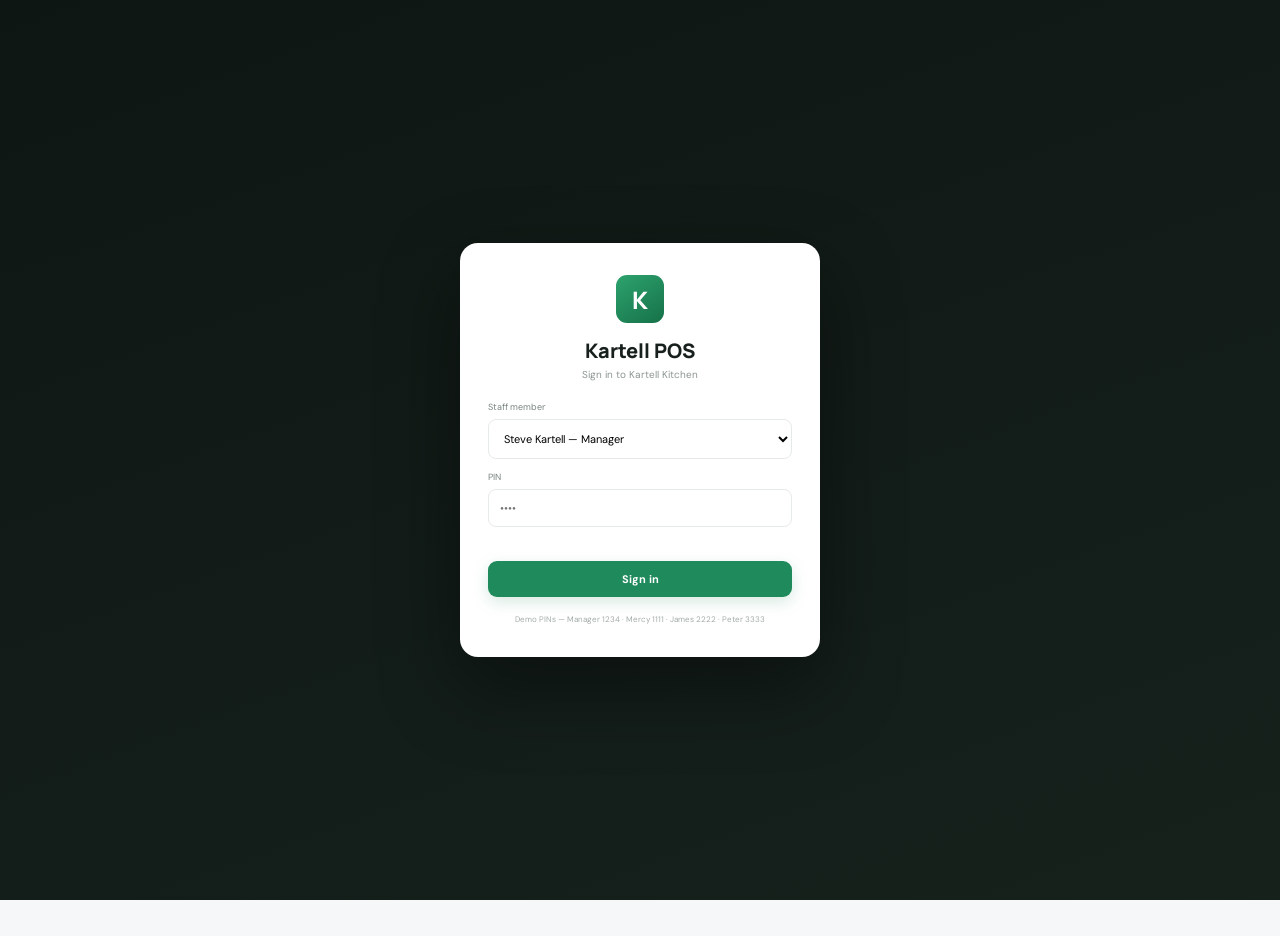
<file: index.html>
<!DOCTYPE html>
<html lang="en">
<head>
<meta charset="UTF-8">
<meta name="viewport" content="width=device-width, initial-scale=1.0">
<title>Kartell POS — Restaurant Point of Sale</title>
<link rel="preconnect" href="https://fonts.googleapis.com">
<link rel="preconnect" href="https://fonts.gstatic.com" crossorigin>
<link href="https://fonts.googleapis.com/css2?family=DM+Sans:wght@400;500;600;700&family=Manrope:wght@600;700;800&display=swap" rel="stylesheet">
<link rel="stylesheet" href="style.css">
</head>
<body>

<div id="loginScreen" class="login-screen">
  <div class="login-box">
    <div class="brand-mark login-mark">K</div>
    <h1>Kartell POS</h1>
    <p>Sign in to Kartell Kitchen</p>
    <label>Staff member
      <select id="loginUser">
        <option value="Steve|Manager|1234">Steve Kartell — Manager</option>
        <option value="Mercy|Waiter|1111">Mercy — Waiter</option>
        <option value="James|Waiter|2222">James — Waiter</option>
        <option value="Peter|Cashier|3333">Peter — Cashier</option>
      </select>
    </label>
    <label>PIN
      <input id="loginPin" type="password" inputmode="numeric" maxlength="4" placeholder="••••">
    </label>
    <div id="loginError" class="login-error"></div>
    <button class="primary login-btn" onclick="attemptLogin()">Sign in</button>
    <small class="login-hint">Demo PINs — Manager 1234 · Mercy 1111 · James 2222 · Peter 3333</small>
  </div>
</div>

<div class="app">
  <aside class="sidebar">
    <div class="brand">
      <div class="brand-mark">K</div>
      <div><strong>KARTELL</strong><span>RESTAURANT POS</span></div>
    </div>

    <div class="restaurant">
      <div class="restaurant-icon">🍽</div>
      <div><small>ACTIVE RESTAURANT</small><b id="sidebarRestaurantName">Kartell Kitchen</b></div>
      <span class="online-dot"></span>
    </div>

    <nav>
      <p class="nav-label">WORKSPACE</p>
      <button class="nav-item active" data-page="dashboard"><span>▦</span> Dashboard</button>
      <button class="nav-item" data-page="tables"><span>⌘</span> Tables</button>
      <button class="nav-item" data-page="orders"><span>☷</span> Orders</button>
      <button class="nav-item" data-page="menu"><span>◈</span> Menu</button>
      <button class="nav-item" data-page="kitchen"><span>♨</span> Kitchen</button>
      <p class="nav-label">BUSINESS</p>
      <button class="nav-item" data-page="payments"><span>₵</span> Payments</button>
      <button class="nav-item" data-page="reports"><span>▥</span> Reports</button>
      <button class="nav-item" data-page="settings"><span>⚙</span> Settings</button>
    </nav>

    <div class="sidebar-bottom">
      <div class="user-card">
        <div class="avatar" id="sidebarAvatar">SK</div>
        <div><b id="sidebarUserName">Steve Kartell</b><small id="sidebarUserRole">Manager</small></div>
        <button title="Sign out" onclick="logout()">⎋</button>
      </div>
      <div class="offline" id="offlineIndicator"><span></span> Offline-first mode</div>
    </div>
  </aside>

  <main class="main">
    <header class="topbar">
      <div class="mobile-brand">KARTELL</div>
      <div class="search"><span>⌕</span><input id="search" placeholder="Search orders, tables, menu..."></div>
      <div class="top-actions">
        <button class="icon-btn">◔</button>
        <button class="icon-btn notification">♢<i></i></button>
        <div class="date" id="topDate">Sunday, 23 Aug 2026</div>
      </div>
    </header>

    <section id="dashboard" class="page active-page">
      <div class="page-heading">
        <div><span class="eyebrow">OVERVIEW</span><h1 id="dashGreeting">Good evening, Steve <span>👋</span></h1><p>Here’s what is happening at <span id="dashRestaurantName">Kartell Kitchen</span> today.</p></div>
        <button class="primary" onclick="openNewOrderPicker()">＋ New Order</button>
      </div>

      <div class="stats">
        <div class="stat-card"><div class="stat-icon green">KSh</div><div><span>Today's Sales</span><strong id="statSales">KSh 0</strong><em class="up" id="statSalesTrend">—</em></div><div class="spark"></div></div>
        <div class="stat-card"><div class="stat-icon blue">↗</div><div><span>Orders Today</span><strong id="statOrders">0</strong><em class="up" id="statOrdersTrend">—</em></div><div class="mini-bars"></div></div>
        <div class="stat-card"><div class="stat-icon orange">⌂</div><div><span>Tables Occupied</span><strong id="statTables">0 <small>/ 20</small></strong><em id="statOccupancyPct">0% occupancy</em></div><div class="occupancy"><i id="occupancyBar" style="width:0%"></i></div></div>
        <div class="stat-card"><div class="stat-icon purple">₵</div><div><span>Pending Payments</span><strong id="statPending">KSh 0</strong><em class="warn" id="statPendingCount">0 bills pending</em></div></div>
      </div>

      <div class="content-grid">
        <div class="panel floor-panel">
          <div class="panel-head"><div><h2>Restaurant Floor</h2><p>20 tables · Main Dining</p></div><button class="ghost" onclick="showPage('tables')">View floor plan →</button></div>
          <div class="legend"><span><i class="free"></i> Available</span><span><i class="busy"></i> Occupied</span><span><i class="bill"></i> Bill requested</span></div>
          <div class="floor" id="dashFloor"></div>
        </div>

        <div class="panel activity-panel">
          <div class="panel-head"><div><h2>Live Activity</h2><p>Updated just now</p></div><span class="live">● LIVE</span></div>
          <div class="activity" id="activityFeed"></div>
        </div>
      </div>

      <div class="bottom-grid">
        <div class="panel">
          <div class="panel-head"><div><h2>Recent Orders</h2><p>Today's latest transactions</p></div><button class="ghost" onclick="showPage('orders')">View all →</button></div>
          <div class="table-wrap"><table><thead><tr><th>ORDER</th><th>TABLE</th><th>ITEMS</th><th>AMOUNT</th><th>STATUS</th></tr></thead>
          <tbody id="recentOrdersTable"></tbody></table></div>
        </div>
      </div>
    </section>

    <section id="tables" class="page">
      <div class="page-heading"><div><span class="eyebrow">FLOOR PLAN</span><h1>Tables</h1><p>Manage table occupancy and open orders.</p></div><button class="primary" onclick="openNewOrderPicker()">＋ New Order</button></div>
      <div class="panel full-floor"><div class="legend"><span><i class="free"></i> Available</span><span><i class="busy"></i> Occupied</span><span><i class="bill"></i> Bill requested</span></div><div class="large-floor" id="largeFloor"></div></div>
    </section>

    <section id="orders" class="page">
      <div class="page-heading"><div><span class="eyebrow">SALES</span><h1>Orders</h1><p>Track today's orders and their status.</p></div><button class="primary" onclick="openNewOrderPicker()">＋ New Order</button></div>
      <div class="panel"><div class="filter-row" id="orderFilters"></div><div class="table-wrap"><table><thead><tr><th>ORDER</th><th>TABLE</th><th>SERVER</th><th>ITEMS</th><th>TOTAL</th><th>STATUS</th></tr></thead><tbody id="ordersTable"></tbody></table></div></div>
    </section>

    <section id="menu" class="page">
      <div class="page-heading"><div><span class="eyebrow">CATALOG</span><h1>Menu</h1><p>Manage dishes, prices and categories.</p></div><button class="primary" onclick="toast('Menu item editor opened')">＋ Add Menu Item</button></div>
      <div class="category-tabs" id="categoryTabs"></div>
      <div class="menu-grid" id="menuGrid"></div>
    </section>

    <section id="kitchen" class="page">
      <div class="page-heading"><div><span class="eyebrow">KITCHEN</span><h1>Kitchen Display</h1><p>Monitor KOTs from order to ready.</p></div><span class="live big-live">● LIVE</span></div>
      <div class="kot-grid" id="kotGrid"></div>
    </section>

    <section id="payments" class="page">
      <div class="page-heading"><div><span class="eyebrow">FINANCE</span><h1>Payments</h1><p>Cash, M-Pesa and card transactions.</p></div></div>
      <div class="stats compact">
        <div class="stat-card"><div class="stat-icon green">KSh</div><div><span>Total collected</span><strong id="payTotal">KSh 0</strong></div></div>
        <div class="stat-card"><div class="stat-icon blue">M</div><div><span>M-Pesa</span><strong id="payMpesa">KSh 0</strong></div></div>
        <div class="stat-card"><div class="stat-icon orange">C</div><div><span>Cash</span><strong id="payCash">KSh 0</strong></div></div>
        <div class="stat-card"><div class="stat-icon purple">▣</div><div><span>Card</span><strong id="payCard">KSh 0</strong></div></div>
      </div>
      <div class="panel"><div class="table-wrap"><table><thead><tr><th>REFERENCE</th><th>ORDER</th><th>METHOD</th><th>AMOUNT</th><th>TIME</th><th>STATUS</th></tr></thead><tbody id="paymentsTable"></tbody></table></div></div>
    </section>

    <section id="reports" class="page">
      <div class="page-heading"><div><span class="eyebrow">INSIGHTS</span><h1>Reports</h1><p>Business performance at a glance.</p></div><button class="ghost" onclick="toast('Report export prepared')">Export Report ↓</button></div>
      <div class="report-card panel"><div class="panel-head"><div><h2>Sales overview</h2><p>Last 7 days</p></div><strong>KSh 286,420</strong></div><div class="chart"><div class="bars"><i style="height:42%"></i><i style="height:58%"></i><i style="height:51%"></i><i style="height:72%"></i><i style="height:66%"></i><i style="height:88%"></i><i style="height:78%"></i></div><div class="chart-labels"><span>Mon</span><span>Tue</span><span>Wed</span><span>Thu</span><span>Fri</span><span>Sat</span><span>Sun</span></div></div></div>
    </section>

    <section id="settings" class="page">
      <div class="page-heading"><div><span class="eyebrow">SYSTEM</span><h1>Settings</h1><p>Configure your restaurant and POS preferences.</p></div></div>
      <div class="settings-grid">
        <div class="panel settings-card">
          <h2>Restaurant</h2>
          <label>Restaurant name<input id="settingName"></label>
          <label>Currency<input id="settingCurrency"></label>
          <label>Receipt footer<input id="settingFooter"></label>
          <button class="primary" onclick="saveSettings()">Save Changes</button>
        </div>
        <div class="panel settings-card">
          <h2>Security & Access</h2>
          <div class="setting-row"><div><b>Require login</b><p>Staff must sign in before using POS.</p></div><input id="settingRequireLogin" type="checkbox"></div>
          <div class="setting-row"><div><b>Offline-first mode</b><p>Core operations work without internet.</p></div><input id="settingOffline" type="checkbox"></div>
          <div class="setting-row"><div><b>Automatic backups</b><p>Back up local SQLite data periodically.</p></div><input id="settingBackup" type="checkbox"></div>
        </div>
      </div>
    </section>
  </main>
</div>

<div id="orderModal" class="modal">
  <div class="modal-box order-box">
    <button class="close" onclick="closeOrder()">×</button>
    <div class="modal-head">
      <div><span class="eyebrow">ORDER</span><h2 id="orderModalTitle">Table —</h2><p id="orderModalSubtitle">Select menu items to build the order.</p></div>
      <span class="table-status" id="orderModalStatus">● Available</span>
    </div>
    <div class="order-layout">
      <div>
        <div class="quick-search"><span>⌕</span><input placeholder="Search menu..." oninput="filterMenu(this.value)"></div>
        <div class="quick-menu" id="quickMenu"></div>
      </div>
      <div class="cart">
        <div class="cart-head"><b>Current Order</b><span id="cartCount">0 items</span></div>
        <div id="cartItems" class="cart-items"><div class="empty">No items yet.<br><small>Select a menu item.</small></div></div>
        <div class="cart-total"><span>Subtotal</span><b id="cartTotal">KSh 0</b></div>
        <button class="ghost pay-btn" id="requestBillBtn" onclick="requestBill()" style="display:none;margin-bottom:8px">Request Bill</button>
        <button class="primary pay-btn" onclick="checkout()">Send to Kitchen →</button>
      </div>
    </div>
  </div>
</div>

<div id="pickTableModal" class="modal">
  <div class="modal-box" style="width:min(560px,100%)">
    <button class="close" onclick="closePickTable()">×</button>
    <div class="modal-head"><div><span class="eyebrow">NEW ORDER</span><h2>Pick a table</h2><p>Choose an available table to start an order.</p></div></div>
    <div class="large-floor" id="pickTableFloor" style="padding:10px"></div>
  </div>
</div>

<div id="paymentModal" class="modal">
  <div class="modal-box" style="width:min(560px,100%)">
    <button class="close" onclick="closePayment()">×</button>
    <div class="modal-head"><div><span class="eyebrow">BILL</span><h2 id="paymentModalTitle">Table —</h2><p>Settle the bill for this table.</p></div></div>

    <div class="bill-summary">
      <div><span>Order total</span><b id="paymentTotal">KSh 0</b></div>
    </div>

    <div class="split-toggle">
      <label class="switch-row"><input type="checkbox" id="splitEnabled" onchange="toggleSplit()"> Split this bill</label>
      <div id="splitControls" class="split-controls" style="display:none">
        <label>Number of guests
          <input type="number" id="splitCount" min="2" max="12" value="2" oninput="renderPaymentSummary()">
        </label>
        <div id="splitBreakdown" class="split-breakdown"></div>
      </div>
    </div>

    <div class="method-select">
      <button class="method-btn active" data-method="mpesa" onclick="selectMethod('mpesa')">M-Pesa</button>
      <button class="method-btn" data-method="cash" onclick="selectMethod('cash')">Cash</button>
      <button class="method-btn" data-method="card" onclick="selectMethod('card')">Card</button>
    </div>

    <div id="mpesaFields" class="mpesa-fields">
      <label>Customer phone number
        <input id="mpesaPhone" placeholder="07XX XXX XXX">
      </label>
      <div id="stkStatus" class="stk-status"></div>
    </div>

    <button class="primary pay-btn" id="confirmPaymentBtn" onclick="confirmPayment()">Send STK Push</button>
  </div>
</div>

<div id="toast" class="toast"></div>
<script src="app.js"></script>
</body>
</html>
</file>
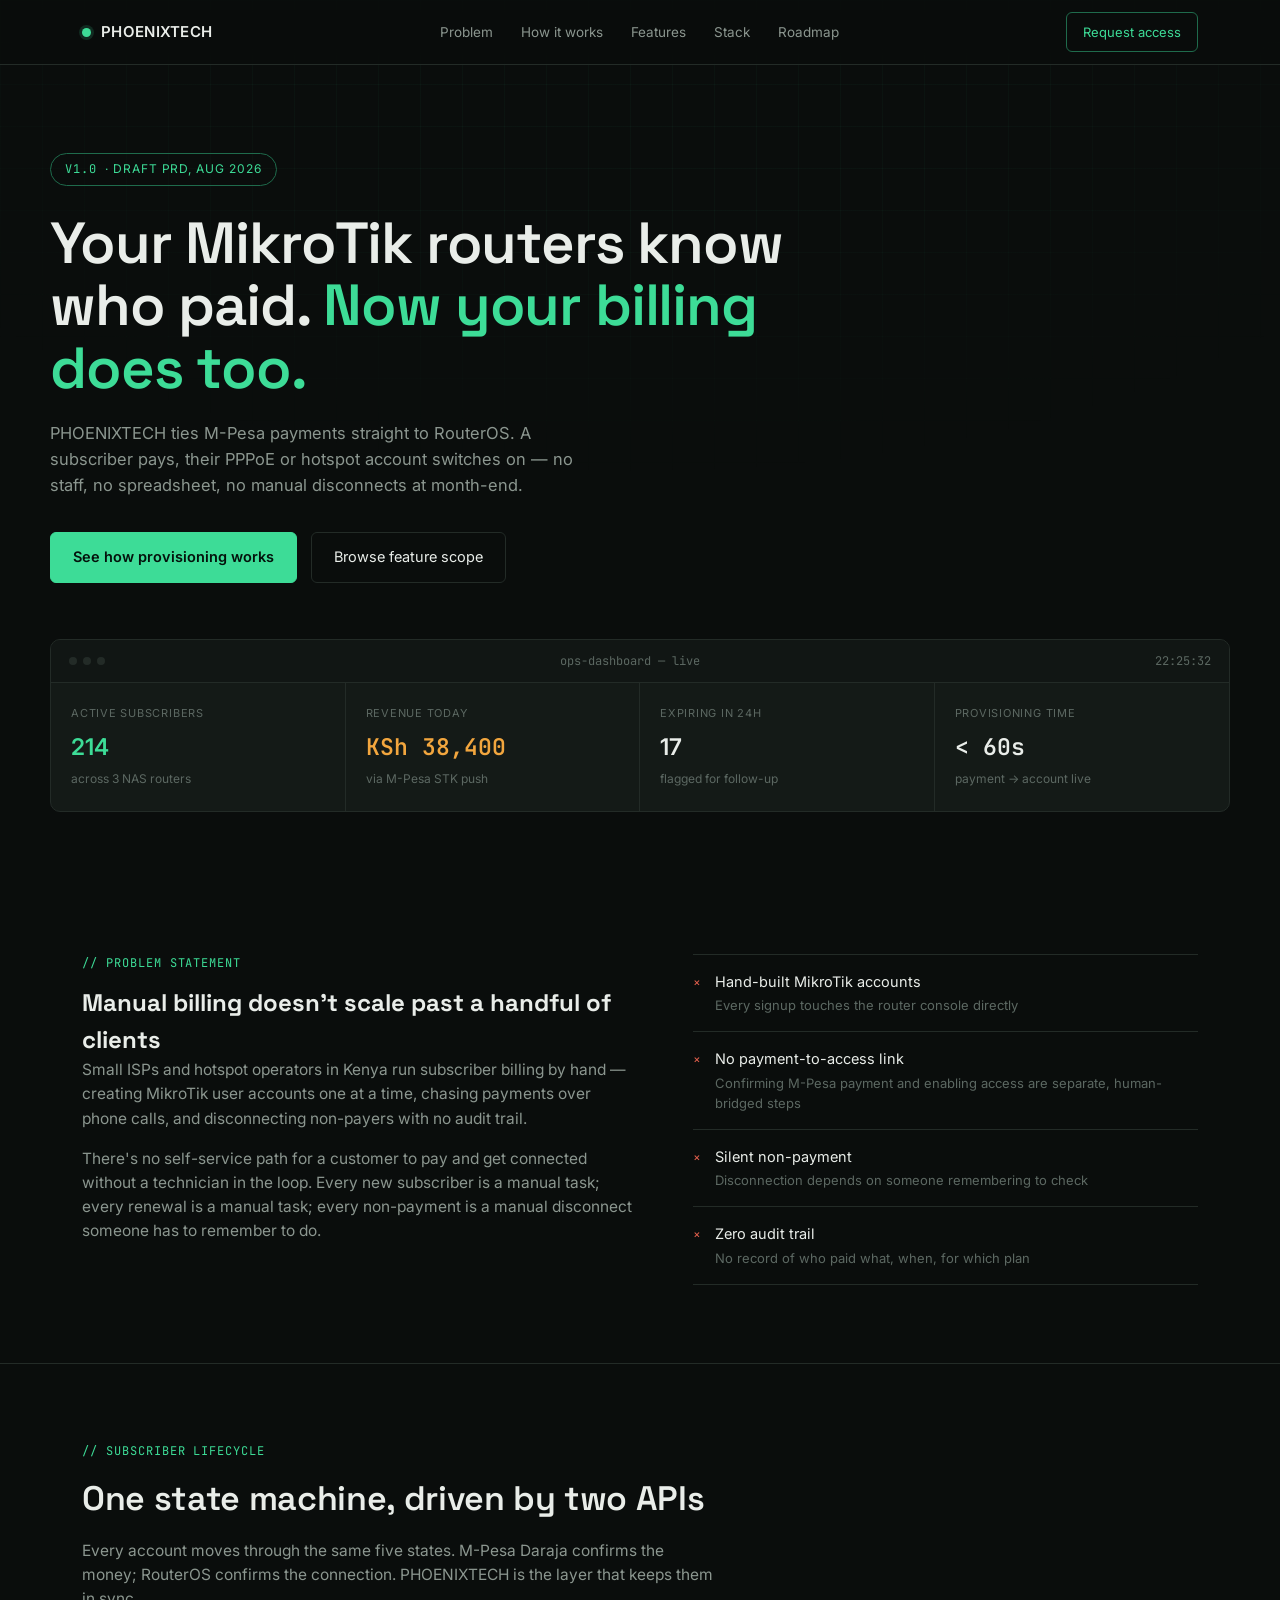
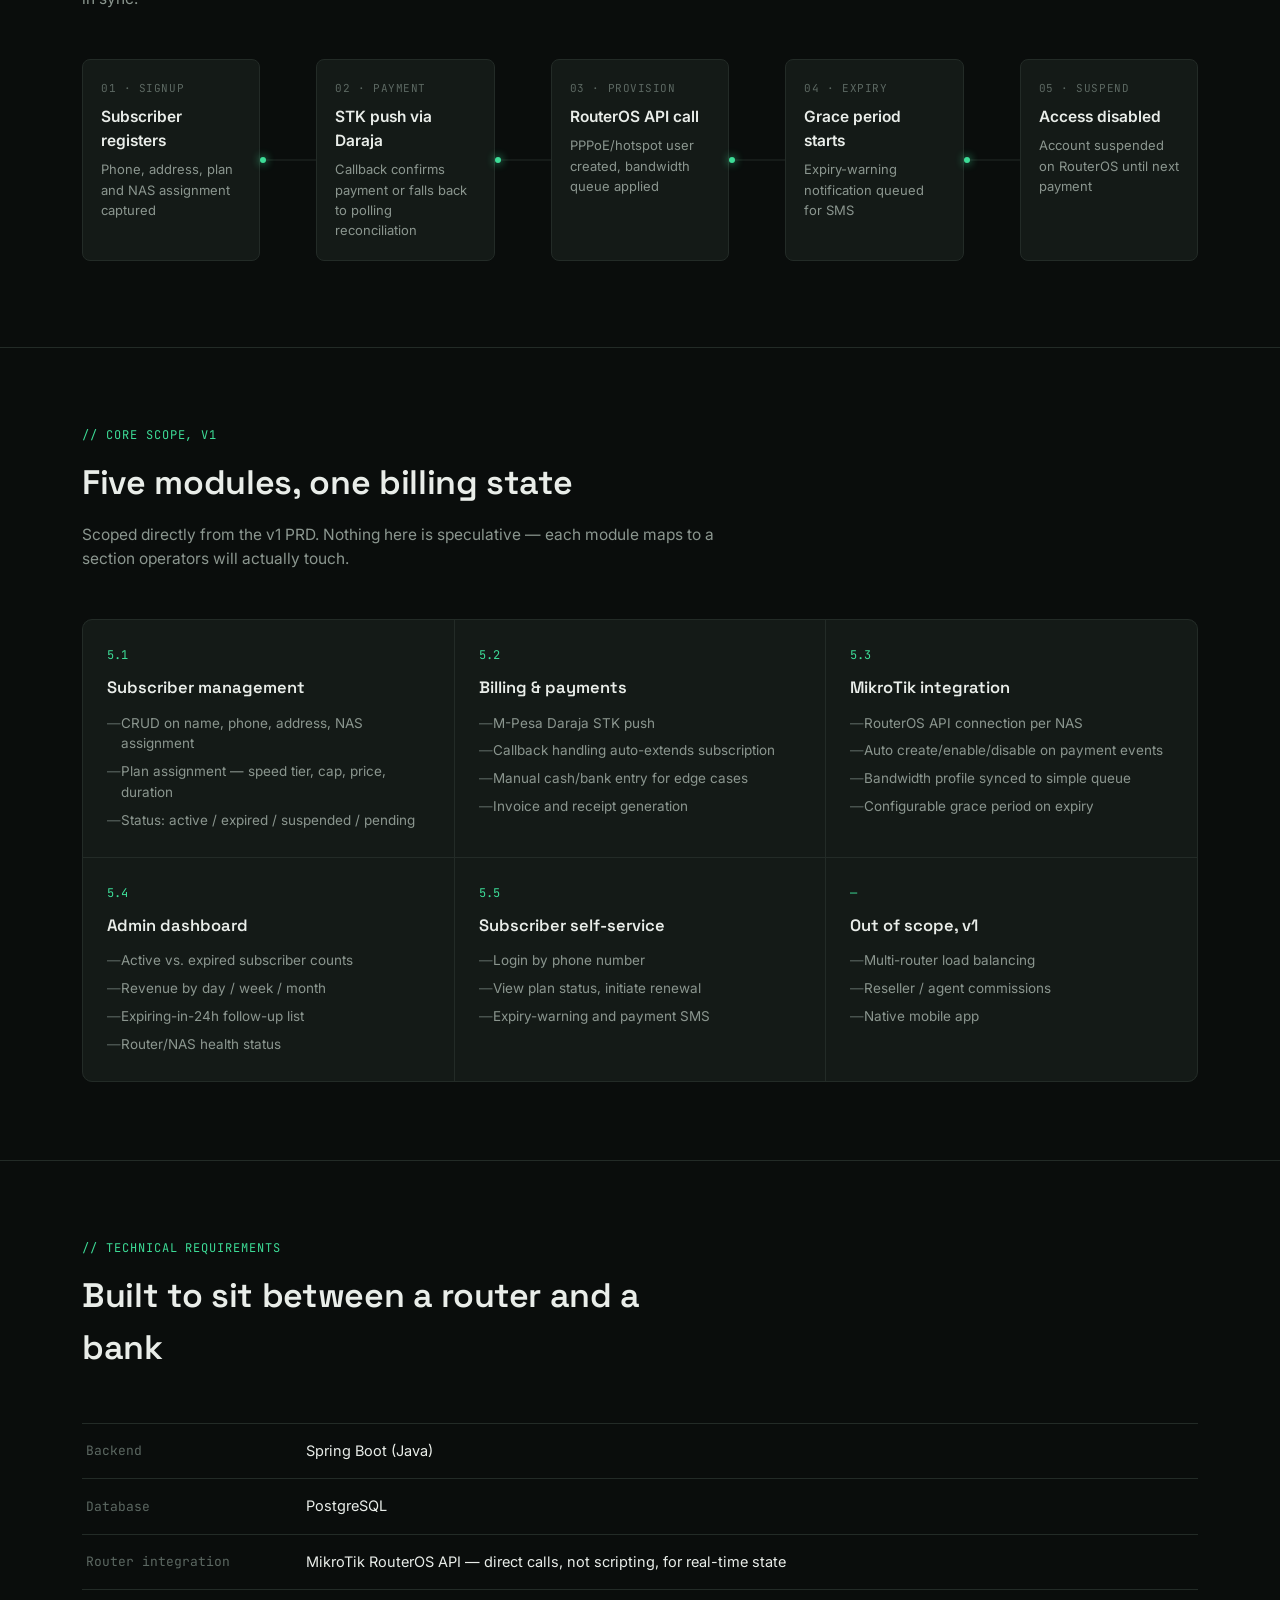
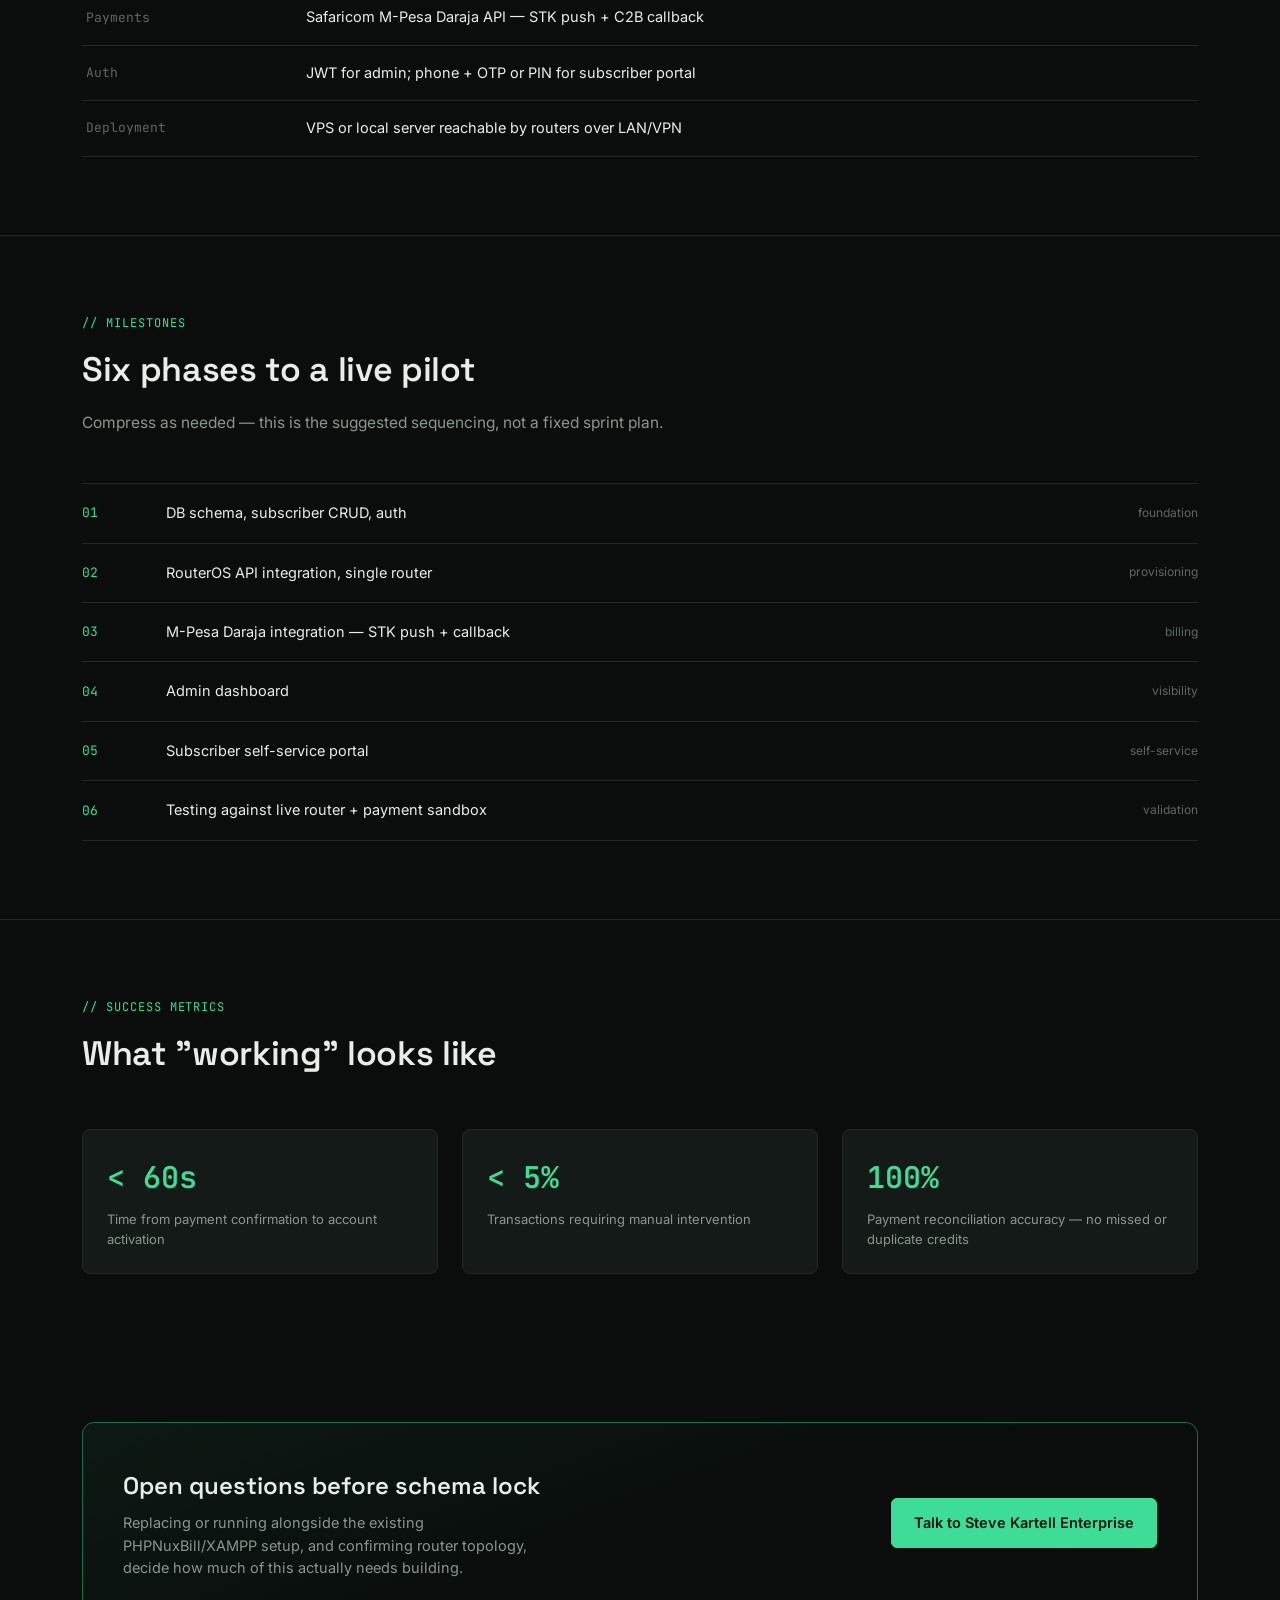
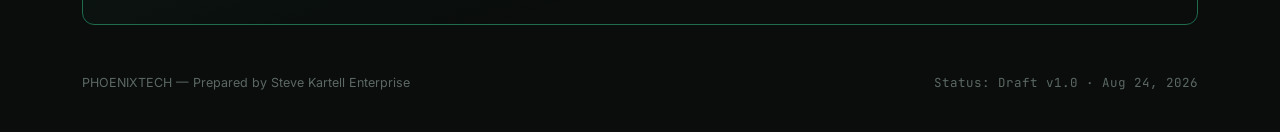
<file: phoenixtech.html>
<!DOCTYPE html>
<html lang="en">
<head>
<meta charset="UTF-8">
<meta name="viewport" content="width=device-width, initial-scale=1.0">
<title>PHOENIXTECH — ISP Billing &amp; Hotspot Management</title>
<link rel="preconnect" href="https://fonts.googleapis.com">
<link href="https://fonts.googleapis.com/css2?family=Space+Grotesk:wght@400;500;600;700&family=Inter:wght@400;500;600&family=JetBrains+Mono:wght@400;500;600&display=swap" rel="stylesheet">
<style>
  :root{
    --bg:#0a0d0c;
    --bg-raised:#111614;
    --panel:#141a17;
    --line:#232b27;
    --text:#e9ede9;
    --muted:#8b968f;
    --dim:#5c6862;
    --signal:#3ddc97;
    --signal-dim:#1f6b4c;
    --amber:#f2a63e;
    --danger:#e8624f;
  }
  *{box-sizing:border-box; margin:0; padding:0;}
  html{scroll-behavior:smooth;}
  body{
    background:var(--bg);
    color:var(--text);
    font-family:'Inter',sans-serif;
    line-height:1.55;
    -webkit-font-smoothing:antialiased;
    overflow-x:hidden;
  }
  h1,h2,h3,.display{ font-family:'Space Grotesk',sans-serif; }
  .mono{ font-family:'JetBrains Mono',monospace; }
  a{ color:inherit; }
  ::selection{ background:var(--signal); color:#04120c; }

  /* faint radio-wave background texture */
  .bg-grid{
    position:fixed; inset:0; z-index:0; pointer-events:none;
    background-image:
      linear-gradient(rgba(61,220,151,0.035) 1px, transparent 1px),
      linear-gradient(90deg, rgba(61,220,151,0.035) 1px, transparent 1px);
    background-size:42px 42px;
    mask-image: radial-gradient(ellipse 80% 60% at 50% 0%, black 40%, transparent 90%);
  }

  .wrap{ max-width:1180px; margin:0 auto; padding:0 32px; position:relative; z-index:1;}

  /* NAV */
  nav{
    position:sticky; top:0; z-index:50;
    background:rgba(10,13,12,0.85); backdrop-filter:blur(10px);
    border-bottom:1px solid var(--line);
  }
  nav .wrap{ display:flex; align-items:center; justify-content:space-between; height:64px;}
  .brand{ display:flex; align-items:center; gap:10px; font-weight:600; letter-spacing:0.02em; font-size:15px;}
  .brand-mark{
    width:9px; height:9px; border-radius:50%; background:var(--signal);
    box-shadow:0 0 0 3px rgba(61,220,151,0.15);
    animation: pulse 2.2s ease-in-out infinite;
  }
  @keyframes pulse{
    0%,100%{ box-shadow:0 0 0 3px rgba(61,220,151,0.15);}
    50%{ box-shadow:0 0 0 6px rgba(61,220,151,0.06);}
  }
  .nav-links{ display:flex; gap:28px; font-size:13.5px; color:var(--muted);}
  .nav-links a{ text-decoration:none; transition:color .15s;}
  .nav-links a:hover{ color:var(--signal); }
  .nav-cta{
    font-size:13px; padding:9px 16px; border:1px solid var(--signal-dim); border-radius:6px;
    color:var(--signal); text-decoration:none; transition:all .15s;
  }
  .nav-cta:hover{ background:rgba(61,220,151,0.08); border-color:var(--signal);}
  @media (max-width:820px){ .nav-links{ display:none; } }

  /* HERO */
  .hero{ padding:88px 0 64px; }
  .eyebrow{
    display:inline-flex; align-items:center; gap:8px;
    font-size:12px; letter-spacing:0.08em; text-transform:uppercase;
    color:var(--signal); border:1px solid var(--signal-dim); border-radius:20px;
    padding:6px 14px; margin-bottom:26px;
  }
  .hero h1{
    font-size:clamp(34px,5.4vw,58px); font-weight:600; line-height:1.08; letter-spacing:-0.02em;
    max-width:820px;
  }
  .hero h1 em{ font-style:normal; color:var(--signal); }
  .hero p.lede{
    margin-top:22px; max-width:560px; color:var(--muted); font-size:16.5px;
  }
  .hero-ctas{ display:flex; gap:14px; margin-top:34px; flex-wrap:wrap; }
  .btn-primary{
    background:var(--signal); color:#04120c; font-weight:600; font-size:14.5px;
    padding:13px 22px; border-radius:6px; text-decoration:none; border:1px solid var(--signal);
    transition:transform .15s, box-shadow .15s;
  }
  .btn-primary:hover{ box-shadow:0 0 24px rgba(61,220,151,0.35); transform:translateY(-1px); }
  .btn-secondary{
    color:var(--text); font-size:14.5px; padding:13px 22px; border-radius:6px;
    border:1px solid var(--line); text-decoration:none; transition:border-color .15s;
  }
  .btn-secondary:hover{ border-color:var(--muted); }

  /* LIVE PANEL (signature-adjacent, part of hero) */
  .panel{
    margin-top:56px; background:var(--panel); border:1px solid var(--line); border-radius:10px;
    overflow:hidden;
  }
  .panel-head{
    display:flex; align-items:center; justify-content:space-between;
    padding:12px 18px; border-bottom:1px solid var(--line); background:var(--bg-raised);
  }
  .panel-head .dots{ display:flex; gap:6px; }
  .panel-head .dots span{ width:8px; height:8px; border-radius:50%; background:var(--line); }
  .panel-head .label{ font-size:12px; color:var(--dim); }
  .panel-body{
    display:grid; grid-template-columns:repeat(4,1fr);
  }
  .stat{
    padding:22px 20px; border-right:1px solid var(--line);
  }
  .stat:last-child{ border-right:none; }
  .stat .k{ font-size:11px; text-transform:uppercase; letter-spacing:0.07em; color:var(--dim); margin-bottom:8px;}
  .stat .v{ font-size:23px; font-weight:600; }
  .stat .v.signal{ color:var(--signal); }
  .stat .v.amber{ color:var(--amber); }
  .stat .delta{ font-size:12px; color:var(--dim); margin-top:4px; }
  @media (max-width:760px){ .panel-body{ grid-template-columns:repeat(2,1fr);} .stat:nth-child(2){border-right:none;} }

  /* SECTION SCAFFOLD */
  section{ padding:78px 0; border-bottom:1px solid var(--line); }
  .sec-head{ max-width:640px; margin-bottom:48px; }
  .sec-tag{ font-size:12px; letter-spacing:0.08em; text-transform:uppercase; color:var(--signal); margin-bottom:12px; font-family:'JetBrains Mono',monospace;}
  .sec-head h2{ font-size:clamp(24px,3vw,34px); font-weight:600; letter-spacing:-0.01em; }
  .sec-head p{ color:var(--muted); margin-top:14px; font-size:15.5px; }

  /* PROBLEM */
  .problem-grid{ display:grid; grid-template-columns:1.1fr 1fr; gap:56px; align-items:start; }
  .problem-grid p{ color:var(--muted); font-size:15.5px; }
  .problem-grid p + p{ margin-top:16px; }
  .friction-list{ display:flex; flex-direction:column; gap:0; }
  .friction-item{
    display:flex; gap:14px; padding:16px 0; border-top:1px solid var(--line);
  }
  .friction-item:last-child{ border-bottom:1px solid var(--line); }
  .friction-item .x{ color:var(--danger); font-family:'JetBrains Mono',monospace; font-size:13px; flex-shrink:0; margin-top:2px;}
  .friction-item .t{ font-size:14.5px; color:var(--text); }
  .friction-item .t span{ display:block; color:var(--dim); font-size:13px; margin-top:2px;}
  @media (max-width:820px){ .problem-grid{ grid-template-columns:1fr; } }

  /* FLOW (signature element) */
  .flow-wrap{ overflow-x:auto; padding-bottom:8px; }
  .flow{ display:flex; align-items:stretch; gap:0; min-width:780px; }
  .flow-node{
    flex:1; background:var(--panel); border:1px solid var(--line); border-radius:8px;
    padding:20px 18px; position:relative;
  }
  .flow-node .n-tag{ font-size:11px; color:var(--dim); font-family:'JetBrains Mono',monospace; letter-spacing:0.05em;}
  .flow-node h4{ font-size:15.5px; font-weight:600; margin-top:8px; }
  .flow-node p{ font-size:13px; color:var(--muted); margin-top:6px; }
  .flow-connector{
    width:56px; flex-shrink:0; position:relative; display:flex; align-items:center; justify-content:center;
  }
  .flow-connector svg{ width:100%; height:2px; overflow:visible; }
  .flow-connector .packet{
    position:absolute; top:50%; left:0; width:6px; height:6px; border-radius:50%;
    background:var(--signal); transform:translateY(-50%);
    box-shadow:0 0 8px var(--signal);
    animation:travel 2.6s linear infinite;
  }
  @keyframes travel{
    0%{ left:-4px; opacity:0; }
    10%{ opacity:1; }
    90%{ opacity:1; }
    100%{ left:100%; opacity:0; }
  }
  .flow-connector::before{
    content:''; position:absolute; top:50%; left:0; right:0; height:1px; background:var(--line); transform:translateY(-50%);
  }
  @media (max-width:600px){ .flow-connector{ display:none; } .flow{ flex-direction:column; min-width:0; } }

  /* FEATURES */
  .feature-grid{ display:grid; grid-template-columns:repeat(3,1fr); gap:1px; background:var(--line); border:1px solid var(--line); border-radius:10px; overflow:hidden; }
  .feature{ background:var(--panel); padding:26px 24px; }
  .feature .f-num{ font-family:'JetBrains Mono',monospace; font-size:12px; color:var(--signal); }
  .feature h3{ font-size:16.5px; font-weight:600; margin-top:10px; }
  .feature ul{ list-style:none; margin-top:12px; display:flex; flex-direction:column; gap:7px; }
  .feature li{ font-size:13.5px; color:var(--muted); padding-left:14px; position:relative; }
  .feature li::before{ content:'—'; position:absolute; left:0; color:var(--dim); }
  @media (max-width:900px){ .feature-grid{ grid-template-columns:repeat(2,1fr);} }
  @media (max-width:600px){ .feature-grid{ grid-template-columns:1fr;} }

  /* STACK */
  .stack-table{ width:100%; border-collapse:collapse; font-size:14.5px; }
  .stack-table tr{ border-top:1px solid var(--line); }
  .stack-table tr:last-child{ border-bottom:1px solid var(--line); }
  .stack-table td{ padding:16px 4px; }
  .stack-table td:first-child{ color:var(--dim); width:220px; font-family:'JetBrains Mono',monospace; font-size:13px; }
  .stack-table td:last-child{ color:var(--text); }

  /* ROADMAP */
  .roadmap{ display:flex; flex-direction:column; }
  .r-row{ display:grid; grid-template-columns:64px 1fr 1fr; gap:20px; padding:18px 0; border-top:1px solid var(--line); align-items:center; }
  .roadmap .r-row:last-child{ border-bottom:1px solid var(--line); }
  .r-phase{ font-family:'JetBrains Mono',monospace; color:var(--signal); font-size:13px; }
  .r-deliverable{ font-size:14.5px; }
  .r-status{ font-size:12px; color:var(--dim); text-align:right; }
  @media (max-width:700px){ .r-row{ grid-template-columns:48px 1fr; } .r-status{ display:none; } }

  /* METRICS */
  .metric-row{ display:grid; grid-template-columns:repeat(3,1fr); gap:24px; }
  .metric{ border:1px solid var(--line); border-radius:8px; padding:24px; background:var(--panel); }
  .metric .m-val{ font-size:30px; font-weight:600; font-family:'JetBrains Mono',monospace; color:var(--signal); }
  .metric .m-lbl{ font-size:13px; color:var(--muted); margin-top:8px; }
  @media (max-width:760px){ .metric-row{ grid-template-columns:1fr; } }

  /* FOOTER / CTA */
  footer{ padding:70px 0 40px; }
  .cta-box{
    border:1px solid var(--signal-dim); border-radius:12px; padding:44px 40px;
    background:linear-gradient(160deg, rgba(61,220,151,0.06), transparent 60%);
    display:flex; align-items:center; justify-content:space-between; gap:32px; flex-wrap:wrap;
  }
  .cta-box h3{ font-size:24px; font-weight:600; max-width:420px; }
  .cta-box p{ color:var(--muted); margin-top:8px; font-size:14.5px; max-width:420px;}
  .foot-meta{ display:flex; justify-content:space-between; margin-top:48px; font-size:12.5px; color:var(--dim); flex-wrap:wrap; gap:10px; }
</style>
</head>
<body>

<div class="bg-grid"></div>

<nav>
  <div class="wrap">
    <div class="brand"><span class="brand-mark"></span>PHOENIXTECH</div>
    <div class="nav-links">
      <a href="#problem">Problem</a>
      <a href="#flow">How it works</a>
      <a href="#features">Features</a>
      <a href="#stack">Stack</a>
      <a href="#roadmap">Roadmap</a>
    </div>
    <a class="nav-cta" href="#contact">Request access</a>
  </div>
</nav>

<header class="hero wrap">
  <div class="eyebrow"><span class="mono">v1.0</span> · Draft PRD, Aug 2026</div>
  <h1>Your MikroTik routers know who paid. <em>Now your billing does too.</em></h1>
  <p class="lede">PHOENIXTECH ties M-Pesa payments straight to RouterOS. A subscriber pays, their PPPoE or hotspot account switches on — no staff, no spreadsheet, no manual disconnects at month-end.</p>
  <div class="hero-ctas">
    <a class="btn-primary" href="#flow">See how provisioning works</a>
    <a class="btn-secondary" href="#features">Browse feature scope</a>
  </div>

  <div class="panel">
    <div class="panel-head">
      <div class="dots"><span></span><span></span><span></span></div>
      <div class="label mono">ops-dashboard — live</div>
      <div class="label mono" id="clock">--:--:--</div>
    </div>
    <div class="panel-body">
      <div class="stat">
        <div class="k">Active subscribers</div>
        <div class="v signal" id="statSubs">0</div>
        <div class="delta">across 3 NAS routers</div>
      </div>
      <div class="stat">
        <div class="k">Revenue today</div>
        <div class="v amber mono" id="statRev">KSh 0</div>
        <div class="delta">via M-Pesa STK push</div>
      </div>
      <div class="stat">
        <div class="k">Expiring in 24h</div>
        <div class="v" id="statExp">0</div>
        <div class="delta">flagged for follow-up</div>
      </div>
      <div class="stat">
        <div class="k">Provisioning time</div>
        <div class="v mono">&lt; 60s</div>
        <div class="delta">payment → account live</div>
      </div>
    </div>
  </div>
</header>

<section id="problem">
  <div class="wrap problem-grid">
    <div>
      <div class="sec-tag">// problem statement</div>
      <h2>Manual billing doesn't scale past a handful of clients</h2>
      <p>Small ISPs and hotspot operators in Kenya run subscriber billing by hand — creating MikroTik user accounts one at a time, chasing payments over phone calls, and disconnecting non-payers with no audit trail.</p>
      <p>There's no self-service path for a customer to pay and get connected without a technician in the loop. Every new subscriber is a manual task; every renewal is a manual task; every non-payment is a manual disconnect someone has to remember to do.</p>
    </div>
    <div class="friction-list">
      <div class="friction-item"><span class="x">×</span><div class="t">Hand-built MikroTik accounts<span>Every signup touches the router console directly</span></div></div>
      <div class="friction-item"><span class="x">×</span><div class="t">No payment-to-access link<span>Confirming M-Pesa payment and enabling access are separate, human-bridged steps</span></div></div>
      <div class="friction-item"><span class="x">×</span><div class="t">Silent non-payment<span>Disconnection depends on someone remembering to check</span></div></div>
      <div class="friction-item"><span class="x">×</span><div class="t">Zero audit trail<span>No record of who paid what, when, for which plan</span></div></div>
    </div>
  </div>
</section>

<section id="flow">
  <div class="wrap">
    <div class="sec-head">
      <div class="sec-tag">// subscriber lifecycle</div>
      <h2>One state machine, driven by two APIs</h2>
      <p>Every account moves through the same five states. M-Pesa Daraja confirms the money; RouterOS confirms the connection. PHOENIXTECH is the layer that keeps them in sync.</p>
    </div>
    <div class="flow-wrap">
      <div class="flow">
        <div class="flow-node"><div class="n-tag">01 · SIGNUP</div><h4>Subscriber registers</h4><p>Phone, address, plan and NAS assignment captured</p></div>
        <div class="flow-connector"><div class="packet" style="animation-delay:0s"></div></div>
        <div class="flow-node"><div class="n-tag">02 · PAYMENT</div><h4>STK push via Daraja</h4><p>Callback confirms payment or falls back to polling reconciliation</p></div>
        <div class="flow-connector"><div class="packet" style="animation-delay:0.5s"></div></div>
        <div class="flow-node"><div class="n-tag">03 · PROVISION</div><h4>RouterOS API call</h4><p>PPPoE/hotspot user created, bandwidth queue applied</p></div>
        <div class="flow-connector"><div class="packet" style="animation-delay:1s"></div></div>
        <div class="flow-node"><div class="n-tag">04 · EXPIRY</div><h4>Grace period starts</h4><p>Expiry-warning notification queued for SMS</p></div>
        <div class="flow-connector"><div class="packet" style="animation-delay:1.5s"></div></div>
        <div class="flow-node"><div class="n-tag">05 · SUSPEND</div><h4>Access disabled</h4><p>Account suspended on RouterOS until next payment</p></div>
      </div>
    </div>
  </div>
</section>

<section id="features">
  <div class="wrap">
    <div class="sec-head">
      <div class="sec-tag">// core scope, v1</div>
      <h2>Five modules, one billing state</h2>
      <p>Scoped directly from the v1 PRD. Nothing here is speculative — each module maps to a section operators will actually touch.</p>
    </div>
    <div class="feature-grid">
      <div class="feature">
        <div class="f-num">5.1</div>
        <h3>Subscriber management</h3>
        <ul>
          <li>CRUD on name, phone, address, NAS assignment</li>
          <li>Plan assignment — speed tier, cap, price, duration</li>
          <li>Status: active / expired / suspended / pending</li>
        </ul>
      </div>
      <div class="feature">
        <div class="f-num">5.2</div>
        <h3>Billing &amp; payments</h3>
        <ul>
          <li>M-Pesa Daraja STK push</li>
          <li>Callback handling auto-extends subscription</li>
          <li>Manual cash/bank entry for edge cases</li>
          <li>Invoice and receipt generation</li>
        </ul>
      </div>
      <div class="feature">
        <div class="f-num">5.3</div>
        <h3>MikroTik integration</h3>
        <ul>
          <li>RouterOS API connection per NAS</li>
          <li>Auto create/enable/disable on payment events</li>
          <li>Bandwidth profile synced to simple queue</li>
          <li>Configurable grace period on expiry</li>
        </ul>
      </div>
      <div class="feature">
        <div class="f-num">5.4</div>
        <h3>Admin dashboard</h3>
        <ul>
          <li>Active vs. expired subscriber counts</li>
          <li>Revenue by day / week / month</li>
          <li>Expiring-in-24h follow-up list</li>
          <li>Router/NAS health status</li>
        </ul>
      </div>
      <div class="feature">
        <div class="f-num">5.5</div>
        <h3>Subscriber self-service</h3>
        <ul>
          <li>Login by phone number</li>
          <li>View plan status, initiate renewal</li>
          <li>Expiry-warning and payment SMS</li>
        </ul>
      </div>
      <div class="feature">
        <div class="f-num">—</div>
        <h3>Out of scope, v1</h3>
        <ul>
          <li>Multi-router load balancing</li>
          <li>Reseller / agent commissions</li>
          <li>Native mobile app</li>
        </ul>
      </div>
    </div>
  </div>
</section>

<section id="stack">
  <div class="wrap">
    <div class="sec-head">
      <div class="sec-tag">// technical requirements</div>
      <h2>Built to sit between a router and a bank</h2>
    </div>
    <table class="stack-table">
      <tr><td>Backend</td><td>Spring Boot (Java)</td></tr>
      <tr><td>Database</td><td>PostgreSQL</td></tr>
      <tr><td>Router integration</td><td>MikroTik RouterOS API — direct calls, not scripting, for real-time state</td></tr>
      <tr><td>Payments</td><td>Safaricom M-Pesa Daraja API — STK push + C2B callback</td></tr>
      <tr><td>Auth</td><td>JWT for admin; phone + OTP or PIN for subscriber portal</td></tr>
      <tr><td>Deployment</td><td>VPS or local server reachable by routers over LAN/VPN</td></tr>
    </table>
  </div>
</section>

<section id="roadmap">
  <div class="wrap">
    <div class="sec-head">
      <div class="sec-tag">// milestones</div>
      <h2>Six phases to a live pilot</h2>
      <p>Compress as needed — this is the suggested sequencing, not a fixed sprint plan.</p>
    </div>
    <div class="roadmap">
      <div class="r-row"><div class="r-phase">01</div><div class="r-deliverable">DB schema, subscriber CRUD, auth</div><div class="r-status">foundation</div></div>
      <div class="r-row"><div class="r-phase">02</div><div class="r-deliverable">RouterOS API integration, single router</div><div class="r-status">provisioning</div></div>
      <div class="r-row"><div class="r-phase">03</div><div class="r-deliverable">M-Pesa Daraja integration — STK push + callback</div><div class="r-status">billing</div></div>
      <div class="r-row"><div class="r-phase">04</div><div class="r-deliverable">Admin dashboard</div><div class="r-status">visibility</div></div>
      <div class="r-row"><div class="r-phase">05</div><div class="r-deliverable">Subscriber self-service portal</div><div class="r-status">self-service</div></div>
      <div class="r-row"><div class="r-phase">06</div><div class="r-deliverable">Testing against live router + payment sandbox</div><div class="r-status">validation</div></div>
    </div>
  </div>
</section>

<section id="metrics" style="border-bottom:none;">
  <div class="wrap">
    <div class="sec-head">
      <div class="sec-tag">// success metrics</div>
      <h2>What "working" looks like</h2>
    </div>
    <div class="metric-row">
      <div class="metric"><div class="m-val">&lt; 60s</div><div class="m-lbl">Time from payment confirmation to account activation</div></div>
      <div class="metric"><div class="m-val">&lt; 5%</div><div class="m-lbl">Transactions requiring manual intervention</div></div>
      <div class="metric"><div class="m-val">100%</div><div class="m-lbl">Payment reconciliation accuracy — no missed or duplicate credits</div></div>
    </div>
  </div>
</section>

<footer id="contact">
  <div class="wrap">
    <div class="cta-box">
      <div>
        <h3>Open questions before schema lock</h3>
        <p>Replacing or running alongside the existing PHPNuxBill/XAMPP setup, and confirming router topology, decide how much of this actually needs building.</p>
      </div>
      <a class="btn-primary" href="mailto:hello@stevekartell.co.ke">Talk to Steve Kartell Enterprise</a>
    </div>
    <div class="foot-meta">
      <span>PHOENIXTECH — Prepared by Steve Kartell Enterprise</span>
      <span class="mono">Status: Draft v1.0 · Aug 24, 2026</span>
    </div>
  </div>
</footer>

<script>
  function tick(){
    const now = new Date();
    document.getElementById('clock').textContent = now.toLocaleTimeString('en-GB');
  }
  tick(); setInterval(tick, 1000);

  function animateNumber(id, target, opts={}){
    const el = document.getElementById(id);
    const duration = 1400;
    const start = performance.now();
    const prefix = opts.prefix || '';
    function frame(now){
      const p = Math.min(1, (now - start) / duration);
      const eased = 1 - Math.pow(1 - p, 3);
      const val = Math.round(target * eased);
      el.textContent = prefix + val.toLocaleString('en-KE');
      if(p < 1) requestAnimationFrame(frame);
    }
    requestAnimationFrame(frame);
  }
  animateNumber('statSubs', 214);
  animateNumber('statRev', 38400, {prefix:'KSh '});
  animateNumber('statExp', 17);
</script>

</body>
</html>
</file>
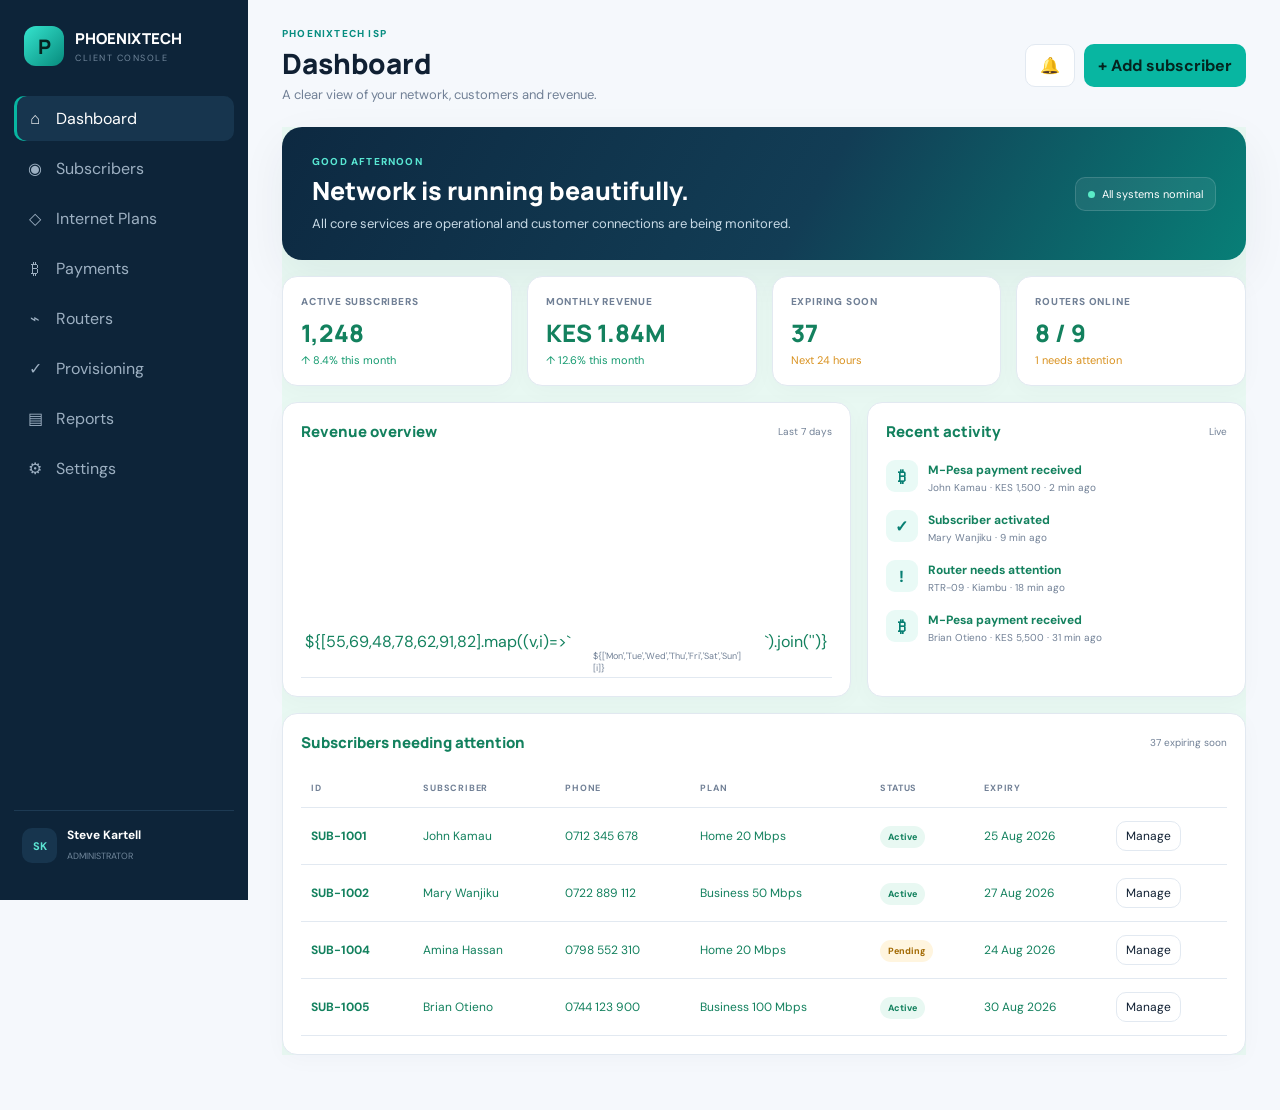
<file: PhoenixTech_Client_Console.html>
<!doctype html>
<html lang="en">
<head>
<meta charset="utf-8"><meta name="viewport" content="width=device-width,initial-scale=1">
<title>PHOENIXTECH — Client Console</title>
<link rel="preconnect" href="https://fonts.googleapis.com">
<link href="https://fonts.googleapis.com/css2?family=DM+Sans:wght@400;500;600;700&family=Manrope:wght@600;700;800&display=swap" rel="stylesheet">
<style>
:root{--bg:#f5f8fc;--card:#fff;--ink:#102033;--muted:#718096;--line:#e2e9f1;--brand:#08b6a1;--navy:#0d2439;--good:#159b70;--warn:#d99220;--bad:#d94f62;--shadow:0 16px 45px #102a4310}
*{box-sizing:border-box}body{margin:0;background:var(--bg);color:var(--ink);font-family:"DM Sans",sans-serif}button,input,select{font:inherit}
.sidebar{position:fixed;inset:0 auto 0 0;width:248px;background:var(--navy);color:#aabaca;padding:22px 14px;z-index:5}.brand{display:flex;gap:11px;align-items:center;padding:4px 10px 30px;color:#fff}.logo{width:40px;height:40px;border-radius:12px;background:linear-gradient(135deg,#35e4ce,#078b7d);display:grid;place-items:center;color:#06231f;font:800 20px Manrope}.brand b{font:800 15px Manrope}.brand small{display:block;color:#71879b;font-size:9px;letter-spacing:1.5px;margin-top:3px}
nav{display:grid;gap:5px}nav button{border:0;background:none;color:#9db0c2;text-align:left;padding:12px;border-radius:10px;cursor:pointer;display:flex;gap:12px;align-items:center}nav button:hover,nav button.active{background:#17354e;color:white}nav button.active{box-shadow:inset 3px 0 var(--brand)}.ic{width:18px;text-align:center}.operator{position:absolute;bottom:20px;left:14px;right:14px;border-top:1px solid #1d3a53;padding:16px 8px;display:flex;gap:10px;align-items:center}.avatar{width:35px;height:35px;border-radius:10px;background:#17354e;display:grid;place-items:center;color:#5ce5d3;font-size:11px;font-weight:700}.operator b{display:block;color:#fff;font-size:12px}.operator small{font-size:9px;color:#71879b}
main{margin-left:248px;padding:27px 34px 55px;max-width:1600px}.top{display:flex;justify-content:space-between;align-items:center;margin-bottom:24px}.eyebrow{font-size:10px;color:#078d80;font-weight:800;letter-spacing:1.2px;text-transform:uppercase}.top h1{font:800 28px Manrope;margin:4px 0}.top p{margin:0;color:var(--muted);font-size:13px}.actions{display:flex;gap:9px}.ghost,.primary{border-radius:10px;padding:10px 14px;cursor:pointer}.ghost{border:1px solid var(--line);background:#fff;color:var(--ink)}.primary{border:0;background:var(--brand);color:#05251f;font-weight:700}.primary:hover{background:#19cdb6}
.page{display:none}.page.active{display:block}.hero{background:linear-gradient(120deg,#0d2941,#123d55 55%,#087f77);border-radius:20px;padding:28px 30px;color:white;display:flex;justify-content:space-between;align-items:center;box-shadow:var(--shadow)}.hero h2{font:800 25px Manrope;margin:5px 0 7px}.hero p{margin:0;color:#c8dae6;font-size:13px}.status{padding:9px 12px;border:1px solid #ffffff25;background:#ffffff12;border-radius:10px;font-size:11px}.dot{display:inline-block;width:7px;height:7px;border-radius:50%;background:#5aebc7;margin-right:7px}
.cards{display:grid;grid-template-columns:repeat(4,1fr);gap:15px;margin-top:16px}.card{background:var(--card);border:1px solid var(--line);border-radius:15px;padding:18px;box-shadow:0 5px 22px #102a4307}.label{font-size:10px;color:var(--muted);text-transform:uppercase;letter-spacing:.8px;font-weight:800}.value{font:800 24px Manrope;margin:8px 0 4px}.delta{font-size:11px;color:var(--good)}.warn{color:var(--warn)}
.two{display:grid;grid-template-columns:1.5fr 1fr;gap:16px;margin-top:16px}.head{display:flex;justify-content:space-between;align-items:center;margin-bottom:16px}.head h3{font:800 15px Manrope;margin:0}.head span{font-size:10px;color:var(--muted)}.chart{height:220px;display:flex;align-items:end;gap:12px;padding:8px 4px 25px;border-bottom:1px solid var(--line)}.bar{flex:1;background:linear-gradient(#18cdb5,#078b7e);border-radius:7px 7px 2px 2px;position:relative}.bar:after{content:attr(data-day);position:absolute;bottom:-22px;left:50%;transform:translateX(-50%);font-size:9px;color:var(--muted)}
.activity{display:grid;gap:14px}.act{display:flex;gap:10px;align-items:center}.act-i{width:32px;height:32px;border-radius:9px;background:#e9faf6;color:#087f73;display:grid;place-items:center;font-weight:700}.act b{font-size:12px}.act small{display:block;color:var(--muted);font-size:10px;margin-top:2px}
.toolbar{display:flex;gap:10px;margin-bottom:15px}.search{flex:1;border:1px solid var(--line);border-radius:10px;padding:11px 13px;outline:0}.search:focus{border-color:var(--brand)}.table-card{overflow:hidden}.table-wrap{overflow:auto}table{width:100%;border-collapse:collapse}th,td{padding:13px 10px;border-bottom:1px solid var(--line);text-align:left;white-space:nowrap;font-size:12px}th{font-size:9px;color:var(--muted);text-transform:uppercase;letter-spacing:.8px}.badge{padding:5px 8px;border-radius:20px;font-size:9px;font-weight:800}.active{background:#e8f8f2;color:#13815e}.pending{background:#fff5df;color:#a36b05}.expired{background:#ffedf0;color:#bc4052}
.plans,.routers{display:grid;grid-template-columns:repeat(3,1fr);gap:16px}.featured{border:2px solid var(--brand);position:relative}.popular{position:absolute;right:15px;top:15px;background:#e9faf6;color:#078272;padding:5px 8px;border-radius:20px;font-size:8px;font-weight:800}.speed{font:800 26px Manrope;margin:11px 0 2px}.price{font:800 20px Manrope;margin-top:14px}.price small{font:500 10px;color:var(--muted)}.features{border-top:1px solid var(--line);margin-top:17px;padding-top:11px;color:var(--muted);font-size:11px;line-height:2}
.ip{font:800 20px Manrope;margin:16px 0 4px}.online{color:var(--good);font-size:10px;font-weight:800}.offline{color:var(--bad);font-size:10px;font-weight:800}.empty{text-align:center;padding:60px;color:var(--muted)}.big{font:800 30px Manrope}
.modal{display:none;position:fixed;inset:0;background:#07142199;backdrop-filter:blur(4px);z-index:20;align-items:center;justify-content:center;padding:20px}.modal.show{display:flex}.modalbox{background:#fff;width:min(450px,100%);border-radius:17px;padding:24px}.modalbox h2{font:800 19px Manrope;margin:0 0 17px}.close{float:right;border:0;background:none;font-size:22px;color:var(--muted);cursor:pointer}.form{display:grid;gap:13px}.form label{font-size:11px;color:var(--muted);font-weight:700;display:grid;gap:6px}.form input,.form select{border:1px solid var(--line);border-radius:9px;padding:11px;outline:0}
@media(max-width:1000px){.sidebar{width:70px}.brand b,.brand small,nav button span:last-child,.operator div:last-child{display:none}.brand{justify-content:center}main{margin-left:70px}.cards{grid-template-columns:repeat(2,1fr)}.two,.plans,.routers{grid-template-columns:1fr}}
@media(max-width:650px){.sidebar{display:none}main{margin:0;padding:17px 12px}.top h1{font-size:22px}.hero .status{display:none}.cards{grid-template-columns:1fr 1fr}.cards .card{padding:14px}.value{font-size:19px}}
</style>
</head>
<body>
<aside class="sidebar"><div class="brand"><div class="logo">P</div><div><b>PHOENIXTECH</b><small>CLIENT CONSOLE</small></div></div>
<nav>
<button class="active" data-page="dashboard"><span class="ic">⌂</span><span>Dashboard</span></button>
<button data-page="subscribers"><span class="ic">◉</span><span>Subscribers</span></button>
<button data-page="plans"><span class="ic">◇</span><span>Internet Plans</span></button>
<button data-page="payments"><span class="ic">₿</span><span>Payments</span></button>
<button data-page="routers"><span class="ic">⌁</span><span>Routers</span></button>
<button data-page="provisioning"><span class="ic">✓</span><span>Provisioning</span></button>
<button data-page="reports"><span class="ic">▤</span><span>Reports</span></button>
<button data-page="settings"><span class="ic">⚙</span><span>Settings</span></button>
</nav><div class="operator"><div class="avatar">SK</div><div><b>Steve Kartell</b><small>ADMINISTRATOR</small></div></div></aside>
<main>
<header class="top"><div><div class="eyebrow">PhoenixTech ISP</div><h1 id="title">Dashboard</h1><p id="subtitle">A clear view of your network, customers and revenue.</p></div><div class="actions"><button class="ghost">🔔</button><button class="primary" onclick="openModal()">+ Add subscriber</button></div></header>

<section id="dashboard" class="page active">
<div class="hero"><div><div class="eyebrow" style="color:#59e7d3">Good afternoon</div><h2>Network is running beautifully.</h2><p>All core services are operational and customer connections are being monitored.</p></div><div class="status"><span class="dot"></span>All systems nominal</div></div>
<div class="cards">
<div class="card"><div class="label">Active subscribers</div><div class="value">1,248</div><div class="delta">↑ 8.4% this month</div></div>
<div class="card"><div class="label">Monthly revenue</div><div class="value">KES 1.84M</div><div class="delta">↑ 12.6% this month</div></div>
<div class="card"><div class="label">Expiring soon</div><div class="value">37</div><div class="delta warn">Next 24 hours</div></div>
<div class="card"><div class="label">Routers online</div><div class="value">8 / 9</div><div class="delta warn">1 needs attention</div></div></div>
<div class="two"><div class="card"><div class="head"><h3>Revenue overview</h3><span>Last 7 days</span></div><div class="chart">${[55,69,48,78,62,91,82].map((v,i)=>`<div class="bar" style="height:${v}%" data-day="${['Mon','Tue','Wed','Thu','Fri','Sat','Sun'][i]}"></div>`).join('')}</div></div>
<div class="card"><div class="head"><h3>Recent activity</h3><span>Live</span></div><div class="activity">
<div class="act"><div class="act-i">₿</div><div><b>M-Pesa payment received</b><small>John Kamau · KES 1,500 · 2 min ago</small></div></div>
<div class="act"><div class="act-i">✓</div><div><b>Subscriber activated</b><small>Mary Wanjiku · 9 min ago</small></div></div>
<div class="act"><div class="act-i">!</div><div><b>Router needs attention</b><small>RTR-09 · Kiambu · 18 min ago</small></div></div>
<div class="act"><div class="act-i">₿</div><div><b>M-Pesa payment received</b><small>Brian Otieno · KES 5,500 · 31 min ago</small></div></div>
</div></div></div>
<div class="card table-card" style="margin-top:16px"><div class="head"><h3>Subscribers needing attention</h3><span>37 expiring soon</span></div><div id="dashboardTable"></div></div>
</section>

<section id="subscribers" class="page"><div class="toolbar"><input class="search" id="search" placeholder="Search subscriber, phone or ID..." oninput="renderSubs()"><button class="primary" onclick="openModal()">+ Add subscriber</button></div><div class="card table-card"><div id="subscriberTable"></div></div></section>

<section id="plans" class="page"><div class="plans" id="planGrid"></div></section>

<section id="payments" class="page"><div class="cards"><div class="card"><div class="label">Today</div><div class="value">KES 68,450</div><div class="delta">42 successful payments</div></div><div class="card"><div class="label">M-Pesa</div><div class="value">KES 61,950</div><div class="delta">90.5% of payments</div></div><div class="card"><div class="label">Manual</div><div class="value">KES 6,500</div><div class="delta">9.5% of payments</div></div><div class="card"><div class="label">Pending</div><div class="value">3</div><div class="delta warn">Awaiting confirmation</div></div></div><div class="card table-card" style="margin-top:16px"><div class="head"><h3>Recent transactions</h3><button class="ghost">Export CSV</button></div><table><thead><tr><th>Reference</th><th>Customer</th><th>Amount</th><th>Method</th><th>Status</th><th>Time</th></tr></thead><tbody>
${[['MPESA-7F92','John Kamau','KES 1,500','STK Push','Success','2 min ago'],['MPESA-7F91','Mary Wanjiku','KES 1,500','STK Push','Success','9 min ago'],['MPESA-7F90','Brian Otieno','KES 5,500','STK Push','Success','31 min ago'],['CASH-1042','Amina Hassan','KES 1,000','Manual','Pending','42 min ago']].map(r=>`<tr><td><b>${r[0]}</b></td><td>${r[1]}</td><td>${r[2]}</td><td>${r[3]}</td><td><span class="badge ${r[4]=='Success'?'active':'pending'}">${r[4]}</span></td><td>${r[5]}</td></tr>`).join('')}</tbody></table></div></section>

<section id="routers" class="page"><div class="routers">${[['MikroTik-RTR-01','Thika Main','10.20.0.1','Online','1,024 subscribers'],['MikroTik-RTR-02','Thika West','10.20.0.2','Online','387 subscribers'],['MikroTik-RTR-09','Kiambu Site','10.20.0.9','Offline','0 subscribers']].map(r=>`<div class="card"><div class="head"><h3>${r[0]}</h3><span class="${r[3]=='Online'?'online':'offline'}">● ${r[3]}</span></div><span style="color:var(--muted);font-size:11px">${r[1]}</span><div class="ip">${r[2]}</div><span style="color:var(--muted);font-size:11px">${r[4]}</span><button class="ghost" style="width:100%;margin-top:17px">Manage router</button></div>`).join('')}</div></section>

<section id="provisioning" class="page"><div class="cards"><div class="card"><div class="label">Completed</div><div class="value">1,842</div><div class="delta">Today</div></div><div class="card"><div class="label">Processing</div><div class="value">4</div><div class="delta">Live operations</div></div><div class="card"><div class="label">Failed</div><div class="value">2</div><div class="delta warn">Needs retry</div></div><div class="card"><div class="label">Success rate</div><div class="value">99.7%</div><div class="delta">Last 30 days</div></div></div><div class="card" style="margin-top:16px"><div class="head"><h3>Provisioning queue</h3><span>Automatic RouterOS operations</span></div><div class="table-wrap"><table><thead><tr><th>Job</th><th>Subscriber</th><th>Action</th><th>Router</th><th>Status</th></tr></thead><tbody>${[['JOB-8291','John Kamau','Enable PPPoE','RTR-01','Success'],['JOB-8290','Mary Wanjiku','Update bandwidth','RTR-01','Success'],['JOB-8289','Amina Hassan','Create Hotspot user','RTR-02','Processing'],['JOB-8288','Peter Mwangi','Disable account','RTR-09','Failed']].map(r=>`<tr><td><b>${r[0]}</b></td><td>${r[1]}</td><td>${r[2]}</td><td>${r[3]}</td><td><span class="badge ${r[4]=='Success'?'active':r[4]=='Failed'?'expired':'pending'}">${r[4]}</span></td></tr>`).join('')}</tbody></table></div></div></section>

<section id="reports" class="page"><div class="cards"><div class="card"><div class="label">ARPU</div><div class="value">KES 1,474</div><div class="delta">Average monthly revenue</div></div><div class="card"><div class="label">Collection rate</div><div class="value">96.8%</div><div class="delta">↑ 2.1%</div></div><div class="card"><div class="label">Churn</div><div class="value">3.4%</div><div class="delta">↓ 0.8%</div></div><div class="card"><div class="label">Network uptime</div><div class="value">99.94%</div><div class="delta">Excellent</div></div></div><div class="card empty" style="margin-top:16px"><div class="big">📊</div><h3>Reporting center</h3><p>Connect production data to unlock detailed revenue, subscriber and network reports.</p></div></section>

<section id="settings" class="page"><div class="card" style="max-width:700px"><div class="head"><h3>Platform settings</h3><span>Business configuration</span></div><div class="form"><label>Business name<input value="PHOENIXTECH"></label><label>M-Pesa shortcode<input value="CONFIGURED"></label><label>Subscription grace period<input value="24 hours"></label><label>Router API retry attempts<input value="5"></label><button class="primary" style="width:max-content">Save settings</button></div></div></section>
</main>

<div class="modal" id="modal"><div class="modalbox"><button class="close" onclick="closeModal()">×</button><h2>Add new subscriber</h2><form class="form" id="form"><label>Customer name<input id="customerName" required placeholder="e.g. John Kamau"></label><label>Phone number<input id="customerPhone" required placeholder="07XXXXXXXX"></label><label>Internet plan<select id="customerPlan"><option>Home 10 Mbps</option><option>Home 20 Mbps</option><option>Business 50 Mbps</option><option>Business 100 Mbps</option></select></label><label>Address<input id="customerAddress" placeholder="Physical address"></label><button class="primary" type="submit">Create subscriber</button></form></div></div>

<script>
const meta={dashboard:['Dashboard','A clear view of your network, customers and revenue.'],subscribers:['Subscribers','Manage customers, plans and account status.'],plans:['Internet Plans','Simple, transparent packages for every customer.'],payments:['Payments','Track M-Pesa and manual payment transactions.'],routers:['Routers','Monitor connected MikroTik infrastructure.'],provisioning:['Provisioning','Automatic account and bandwidth operations.'],reports:['Reports','Understand your business performance.'],settings:['Settings','Configure your PhoenixTech platform.']};
let subs=[{id:'SUB-1001',name:'John Kamau',phone:'0712 345 678',plan:'Home 20 Mbps',status:'Active',expiry:'25 Aug 2026'},{id:'SUB-1002',name:'Mary Wanjiku',phone:'0722 889 112',plan:'Business 50 Mbps',status:'Active',expiry:'27 Aug 2026'},{id:'SUB-1003',name:'Peter Mwangi',phone:'0701 234 567',plan:'Home 10 Mbps',status:'Expired',expiry:'22 Aug 2026'},{id:'SUB-1004',name:'Amina Hassan',phone:'0798 552 310',plan:'Home 20 Mbps',status:'Pending',expiry:'24 Aug 2026'},{id:'SUB-1005',name:'Brian Otieno',phone:'0744 123 900',plan:'Business 100 Mbps',status:'Active',expiry:'30 Aug 2026'}];
const plans=[['Home 10 Mbps','10 Mbps','KES 1,000'],['Home 20 Mbps','20 Mbps','KES 1,500'],['Business 50 Mbps','50 Mbps','KES 3,500'],['Business 100 Mbps','100 Mbps','KES 5,500'],['Hotspot Daily','10 Mbps','KES 100'],['Hotspot Weekly','20 Mbps','KES 500']];
function esc(x){return String(x).replace(/[&<>"']/g,c=>({'&':'&amp;','<':'&lt;','>':'&gt;','"':'&quot;',"'":'&#39;'}[c]))}
function subTable(a){return `<table><thead><tr><th>ID</th><th>Subscriber</th><th>Phone</th><th>Plan</th><th>Status</th><th>Expiry</th><th></th></tr></thead><tbody>${a.map(s=>`<tr><td><b>${esc(s.id)}</b></td><td>${esc(s.name)}</td><td>${esc(s.phone)}</td><td>${esc(s.plan)}</td><td><span class="badge ${s.status=='Active'?'active':s.status=='Expired'?'expired':'pending'}">${s.status}</span></td><td>${esc(s.expiry)}</td><td><button class="ghost" style="padding:6px 9px">Manage</button></td></tr>`).join('')}</tbody></table>`}
function renderSubs(){let q=(document.getElementById('search')?.value||'').toLowerCase();document.getElementById('subscriberTable').innerHTML=subTable(subs.filter(s=>Object.values(s).some(v=>String(v).toLowerCase().includes(q))))}
function renderPlans(){document.getElementById('planGrid').innerHTML=plans.map((p,i)=>`<div class="card ${i==1?'featured':''}">${i==1?'<span class="popular">MOST POPULAR</span>':''}<div class="label">Internet plan</div><div class="speed">${p[1]}</div><b>${p[0]}</b><div class="price">${p[2]} <small>/ 30 days</small></div><div class="features">✓ Fast, reliable connection<br>✓ Automatic provisioning<br>✓ Customer support included<br>✓ Easy M-Pesa renewal</div><button class="${i==1?'primary':'ghost'}" style="width:100%;margin-top:10px">Manage plan</button></div>`).join('')}
function go(p){document.querySelectorAll('.page').forEach(x=>x.classList.toggle('active',x.id==p));document.querySelectorAll('nav button').forEach(x=>x.classList.toggle('active',x.dataset.page==p));document.getElementById('title').textContent=meta[p][0];document.getElementById('subtitle').textContent=meta[p][1];if(p=='subscribers')renderSubs();if(p=='plans')renderPlans()}
document.querySelectorAll('nav button').forEach(b=>b.onclick=()=>go(b.dataset.page));
document.getElementById('dashboardTable').innerHTML=subTable(subs.filter(s=>s.status!='Expired'));
function openModal(){document.getElementById('modal').classList.add('show')}function closeModal(){document.getElementById('modal').classList.remove('show')}
document.getElementById('form').onsubmit=e=>{e.preventDefault();subs.unshift({id:'SUB-'+(1001+subs.length),name:customerName.value,phone:customerPhone.value,plan:customerPlan.value,status:'Pending',expiry:'Pending payment'});closeModal();e.target.reset();go('subscribers')}
</script>
</body></html>
</file>
<file: style.css>
*{box-sizing:border-box} :root{--bg:#f5f7f8;--panel:#fff;--ink:#18201d;--muted:#7b8580;--line:#e6eae8;--green:#1f8a5b;--green2:#dff5ea;--dark:#111916;--orange:#e58a35;--purple:#7862c9;--blue:#3b82b8;--shadow:0 12px 35px rgba(24,32,29,.06)}body{margin:0;background:var(--bg);color:var(--ink);font-family:"DM Sans",sans-serif}.app{display:flex;min-height:100vh}.sidebar{width:250px;background:var(--dark);color:#eaf1ed;padding:22px 15px;display:flex;flex-direction:column;position:fixed;inset:0 auto 0 0;z-index:5}.brand{display:flex;gap:11px;align-items:center;padding:4px 10px 22px}.brand-mark{width:39px;height:39px;border-radius:11px;background:linear-gradient(145deg,#2da36e,#167149);display:grid;place-items:center;font:800 22px Manrope;color:#fff}.brand strong{display:block;font:800 16px Manrope;letter-spacing:1.4px}.brand span{display:block;color:#84938c;font-size:8px;letter-spacing:1.3px;margin-top:2px}.restaurant{border:1px solid #29342f;background:#18221f;border-radius:12px;padding:11px;display:flex;align-items:center;gap:9px;margin:0 4px 22px}.restaurant-icon{background:#24332e;width:32px;height:32px;border-radius:8px;display:grid;place-items:center}.restaurant small{display:block;color:#75827d;font-size:7px;letter-spacing:1px}.restaurant b{font-size:12px}.online-dot{width:7px;height:7px;background:#4ddc92;border-radius:50%;margin-left:auto;box-shadow:0 0 0 4px #244235}.nav-label{font-size:8px;letter-spacing:1.6px;color:#68756f;padding:0 12px;margin:18px 0 8px}.nav-item{width:100%;border:0;background:transparent;color:#9ca9a4;text-align:left;padding:11px 12px;border-radius:9px;font:500 12px "DM Sans";display:flex;align-items:center;gap:12px;cursor:pointer;margin:2px 0}.nav-item span{font-size:17px;width:17px;text-align:center}.nav-item:hover,.nav-item.active{background:#21312b;color:#fff}.nav-item.active{box-shadow:inset 3px 0 #40ba7b}.sidebar-bottom{margin-top:auto}.user-card{display:flex;align-items:center;gap:9px;border-top:1px solid #27332f;padding:15px 6px 10px}.avatar{width:32px;height:32px;border-radius:50%;background:#d7eee3;color:#1b7550;display:grid;place-items:center;font-size:10px;font-weight:800}.user-card b,.user-card small{display:block}.user-card b{font-size:11px}.user-card small{color:#75827d;font-size:9px;margin-top:2px}.user-card button{margin-left:auto;background:transparent;border:0;color:#68756f}.offline{font-size:9px;color:#718079;padding:9px 6px}.offline span{display:inline-block;width:6px;height:6px;border-radius:50%;background:#4bc987;margin-right:6px}.main{margin-left:250px;width:calc(100% - 250px);padding-bottom:50px}.topbar{height:70px;background:#fff;border-bottom:1px solid var(--line);display:flex;align-items:center;padding:0 34px;gap:25px;position:sticky;top:0;z-index:4}.mobile-brand{display:none}.search{height:38px;background:#f5f7f6;border:1px solid #edf0ee;border-radius:9px;width:340px;display:flex;align-items:center;padding:0 12px;gap:8px;color:#929b97}.search input{border:0;outline:0;background:transparent;width:100%;font:12px "DM Sans"}.top-actions{margin-left:auto;display:flex;align-items:center;gap:12px}.icon-btn{width:35px;height:35px;border:1px solid var(--line);background:#fff;border-radius:9px;color:#64716b;position:relative}.notification i{position:absolute;width:6px;height:6px;border-radius:50%;background:#e56e55;right:8px;top:7px}.date{font-size:10px;color:#78847f;margin-left:7px}.page{display:none;padding:34px 36px}.active-page{display:block}.page-heading{display:flex;justify-content:space-between;align-items:flex-end;margin-bottom:25px}.eyebrow{font-size:8px;font-weight:800;color:var(--green);letter-spacing:1.6px}.page-heading h1{font:800 28px Manrope;margin:5px 0 5px;letter-spacing:-.8px}.page-heading p{font-size:11px;color:var(--muted);margin:0}.primary{border:0;background:var(--green);color:#fff;border-radius:9px;padding:11px 16px;font:700 11px "DM Sans";cursor:pointer;box-shadow:0 5px 15px rgba(31,138,91,.18)}.primary:hover{background:#17744b}.ghost{border:1px solid var(--line);background:#fff;color:#52605a;border-radius:8px;padding:8px 11px;font:600 10px "DM Sans";cursor:pointer}.stats{display:grid;grid-template-columns:repeat(4,1fr);gap:14px;margin-bottom:17px}.stat-card{background:#fff;border:1px solid var(--line);border-radius:13px;padding:16px;display:flex;align-items:center;gap:11px;position:relative;overflow:hidden;min-height:92px}.stat-card span{display:block;font-size:9px;color:#8a948f;margin-bottom:5px}.stat-card strong{display:block;font:800 17px Manrope}.stat-card strong small{font-size:10px;color:#89938e}.stat-card em{display:block;font-style:normal;font-size:8px;color:#8b9590;margin-top:5px}.stat-card em.up{color:#26925f}.stat-card em.warn{color:#d47b38}.stat-icon{width:38px;height:38px;border-radius:10px;display:grid;place-items:center;font-size:10px;font-weight:800;flex:none}.stat-icon.green{background:#e1f5eb;color:#23835a}.stat-icon.blue{background:#e4f1f8;color:#397ea9}.stat-icon.orange{background:#fff0df;color:#c4772d}.stat-icon.purple{background:#eeeafd;color:#6b5bb1}.spark{position:absolute;right:-5px;bottom:-12px;width:80px;height:45px;border-top:2px solid #50b982;transform:skewY(-15deg);opacity:.4}.mini-bars{position:absolute;right:12px;bottom:14px;width:50px;height:28px;background:repeating-linear-gradient(90deg,transparent 0 5px,#dcefe6 5px 10px);opacity:.6}.occupancy{position:absolute;left:16px;right:16px;bottom:9px;height:3px;background:#edf0ef;border-radius:5px}.occupancy i{display:block;height:100%;background:#e39a4b;border-radius:5px}.content-grid{display:grid;grid-template-columns:1.55fr 1fr;gap:17px}.panel{background:#fff;border:1px solid var(--line);border-radius:13px;padding:19px;box-shadow:var(--shadow)}.panel-head{display:flex;justify-content:space-between;align-items:flex-start}.panel-head h2{font:800 13px Manrope;margin:0 0 4px}.panel-head p{font-size:9px;color:#89938e;margin:0}.live{font-size:8px;color:#299160;background:#e7f7ef;padding:5px 7px;border-radius:20px}.legend{display:flex;gap:17px;font-size:8px;color:#818b87;margin:15px 0 13px}.legend i{display:inline-block;width:7px;height:7px;border-radius:50%;margin-right:5px}.legend .free{background:#4ebc83}.legend .busy{background:#df805d}.legend .bill{background:#e5ad4d}.floor{height:250px;border:1px dashed #dce2df;border-radius:10px;position:relative;background:radial-gradient(#edf2ef 1px,transparent 1px);background-size:18px 18px}.table{position:absolute;border:0;cursor:pointer;color:#26342e;display:flex;flex-direction:column;align-items:center;justify-content:center;font-family:"DM Sans";transition:.15s}.table:hover{transform:scale(1.05)}.table b{font-size:11px}.table small{font-size:7px;margin-top:3px}.free-table{background:#ddf3e8}.busy-table{background:#fae4dc}.bill-table{background:#fff0d6}.t1,.t4,.t7{width:62px;height:48px;border-radius:10px}.t2,.t3,.t6,.t8{width:55px;height:55px;border-radius:50%}.t1{left:8%;top:18%}.t2{left:28%;top:12%}.t3{left:52%;top:20%}.t4{right:9%;top:15%}.t5{left:13%;bottom:13%;width:65px;height:48px;border-radius:10px}.t6{left:38%;bottom:12%}.t7{left:66%;bottom:12%;width:60px;height:47px;border-radius:10px}.t8{right:7%;bottom:22%}.activity{margin-top:12px}.activity-item{display:grid;grid-template-columns:29px 1fr auto auto;gap:9px;align-items:center;padding:11px 0;border-bottom:1px solid #f0f2f1}.activity-item:last-child{border:0}.act-icon{width:27px;height:27px;border-radius:8px;display:grid;place-items:center;font-size:11px}.act-icon.green{background:#e3f5eb;color:#2d9565}.act-icon.blue{background:#e5f1f8;color:#3a82ae}.act-icon.orange{background:#fff0df;color:#c47b31}.act-icon.purple{background:#eeeafd;color:#715db9}.activity-item b{font-size:10px}.activity-item p{margin:2px 0 0;font-size:8px;color:#929b97}.activity-item strong{font-size:9px;color:#23845a}.activity-item strong.neutral{color:#77827d;font-weight:600}.activity-item>small{font-size:8px;color:#a0a7a4}.bottom-grid{margin-top:17px}.table-wrap{overflow:auto}.table-wrap table{width:100%;border-collapse:collapse;margin-top:12px}.table-wrap th{text-align:left;font-size:7px;color:#9aa39f;letter-spacing:1px;padding:9px;border-bottom:1px solid var(--line)}.table-wrap td{font-size:10px;padding:12px 9px;border-bottom:1px solid #f0f2f1;color:#5e6a64}.table-wrap td b{color:#26332e}.table-wrap td small{display:block;color:#9ca49f;font-size:7px;margin-top:2px}.pill{font-size:7px;padding:5px 7px;border-radius:20px;font-weight:700}.paid{background:#e3f6eb;color:#258357}.cooking{background:#e6f1f8;color:#3a7ea8}.pill.bill{background:#fff0d8;color:#b97428}.full-floor{min-height:570px}.large-floor{display:grid;grid-template-columns:repeat(5,1fr);gap:22px;padding:35px}.large-floor .table{position:relative!important;inset:auto!important;width:100%;height:120px;border-radius:15px}.filter-row{display:flex;gap:7px;border-bottom:1px solid var(--line);padding-bottom:15px}.filter{border:1px solid var(--line);background:#fff;border-radius:8px;padding:8px 12px;font-size:9px;color:#727d77}.filter b{margin-left:5px}.filter.active{background:#e4f5ec;color:#237d54;border-color:#cce9db}.category-tabs{display:flex;gap:7px;margin-bottom:18px}.category-tabs button{border:1px solid var(--line);background:#fff;border-radius:20px;padding:8px 13px;font-size:9px;color:#77827d}.category-tabs .active{background:var(--dark);color:#fff}.menu-grid{display:grid;grid-template-columns:repeat(4,1fr);gap:15px}.menu-card{background:#fff;border:1px solid var(--line);border-radius:13px;overflow:hidden}.food-img{height:110px;background:linear-gradient(135deg,#dbece4,#f4eee4);display:grid;place-items:center;font-size:42px}.menu-info{padding:13px}.menu-info small{font-size:7px;color:#8c9691}.menu-info b{display:block;font:800 12px Manrope;margin:5px 0}.menu-info strong{font-size:11px;color:var(--green)}.kot-grid{display:grid;grid-template-columns:repeat(3,1fr);gap:17px}.kot{background:#fff;border:1px solid var(--line);border-top:4px solid #e3a24c;border-radius:13px;padding:18px;box-shadow:var(--shadow)}.kot.ready-kot{border-top-color:#40aa78}.kot-head{display:flex;justify-content:space-between}.kot-head b{font:800 14px Manrope}.kot-head span{font-size:8px;background:#f0f3f1;padding:5px 7px;border-radius:6px}.kot>small{font-size:8px;color:#909a95}.kot ul{list-style:none;padding:10px 0;margin:7px 0;border-top:1px dashed #dde2df;border-bottom:1px dashed #dde2df}.kot li{font-size:10px;padding:5px 0}.kot button{width:100%;border:0;border-radius:8px;padding:10px;background:#f1f4f2;font:700 9px;color:#425049;cursor:pointer}.ready-kot button{background:#dff3e8;color:#257c53}.compact{margin-bottom:18px}.method{font-size:8px;font-weight:800}.method.mpesa{color:#178e5a}.method.cash{color:#b8762d}.report-card{max-width:900px}.report-card .panel-head>strong{font:800 18px Manrope;color:var(--green)}.chart{height:310px;border-bottom:1px solid var(--line);margin-top:20px;display:flex;align-items:flex-end;padding:15px 20px 0;background:repeating-linear-gradient(to top,transparent 0 59px,#f0f2f1 60px)}.bars{height:250px;width:100%;display:flex;align-items:flex-end;justify-content:space-around;gap:25px}.bars i{width:9%;background:linear-gradient(#4eb883,#a8dbc1);border-radius:6px 6px 0 0}.chart-labels{display:flex;position:absolute;gap:50px;margin-top:285px;font-size:8px;color:#909995}.settings-grid{display:grid;grid-template-columns:1fr 1fr;gap:17px}.settings-card h2{font:800 14px Manrope;margin:0 0 20px}.settings-card label{display:block;font-size:9px;color:#78837d;margin:13px 0}.settings-card input:not([type=checkbox]){display:block;width:100%;padding:11px;border:1px solid var(--line);border-radius:8px;margin-top:6px;font:11px "DM Sans";outline:none}.setting-row{display:flex;justify-content:space-between;align-items:center;padding:14px 0;border-bottom:1px solid #eef1ef}.setting-row b{font-size:10px}.setting-row p{font-size:8px;color:#929a96;margin:4px 0 0}.setting-row input{accent-color:var(--green)}.modal{display:none;position:fixed;inset:0;background:rgba(11,18,15,.52);backdrop-filter:blur(4px);z-index:20;align-items:center;justify-content:center;padding:20px}.modal.show{display:flex}.modal-box{background:#fff;border-radius:16px;width:min(920px,100%);box-shadow:0 30px 80px rgba(0,0,0,.25);position:relative;padding:25px}.close{position:absolute;right:18px;top:16px;border:0;background:#f2f4f3;width:28px;height:28px;border-radius:50%;font-size:17px;color:#67736d;cursor:pointer}.modal-head{display:flex;justify-content:space-between;margin-bottom:20px}.modal-head h2{font:800 21px Manrope;margin:4px 0}.modal-head p{font-size:9px;color:#8b9590}.table-status{font-size:9px;color:#d37a55}.order-layout{display:grid;grid-template-columns:1fr 320px;gap:20px}.quick-search{height:38px;background:#f5f7f6;border-radius:8px;display:flex;align-items:center;padding:0 11px;gap:7px}.quick-search input{border:0;background:transparent;outline:0;font-size:10px;width:100%}.quick-menu{display:grid;grid-template-columns:repeat(3,1fr);gap:9px;margin-top:12px;max-height:430px;overflow:auto}.quick-item{border:1px solid var(--line);background:#fff;border-radius:10px;padding:11px;text-align:left;cursor:pointer}.quick-item:hover{border-color:#8ccdae;background:#f7fcf9}.quick-item span{font-size:23px}.quick-item b{display:block;font-size:9px;margin-top:5px}.quick-item small{font-size:8px;color:var(--green)}.cart{background:#f7f9f8;border:1px solid var(--line);border-radius:12px;padding:15px;display:flex;flex-direction:column;min-height:480px}.cart-head{display:flex;justify-content:space-between;font-size:10px;padding-bottom:12px;border-bottom:1px solid var(--line)}.cart-head span{font-size:8px;color:#8b9590}.cart-items{flex:1}.empty{text-align:center;color:#98a19d;font-size:10px;padding-top:80px}.empty small{font-size:8px}.cart-line{display:flex;gap:7px;padding:10px 0;border-bottom:1px solid #e7ebe9}.cart-line>div:nth-child(2){flex:1}.cart-line b{font-size:9px}.cart-line small{display:block;color:#89948e;font-size:7px}.qty{display:flex;align-items:center;gap:5px}.qty button{border:1px solid var(--line);background:#fff;width:19px;height:19px;border-radius:5px;cursor:pointer}.qty span{font-size:8px}.cart-total{display:flex;justify-content:space-between;border-top:1px solid #dfe5e2;padding:13px 0;margin-top:10px;font-size:10px}.cart-total b{font:800 14px Manrope}.pay-btn{width:100%}.toast{position:fixed;right:25px;bottom:25px;background:#17221e;color:#fff;border-radius:9px;padding:12px 15px;font-size:10px;opacity:0;transform:translateY(10px);transition:.25s;z-index:30}.toast.show{opacity:1;transform:none}@media(max-width:1000px){.sidebar{width:205px}.main{margin-left:205px;width:calc(100% - 205px)}.stats{grid-template-columns:repeat(2,1fr)}.content-grid{grid-template-columns:1fr}.menu-grid{grid-template-columns:repeat(3,1fr)}.large-floor{grid-template-columns:repeat(4,1fr)}}@media(max-width:720px){.sidebar{display:none}.main{margin-left:0;width:100%}.topbar{padding:0 16px}.mobile-brand{display:block;font:800 13px Manrope}.search{width:170px}.date{display:none}.page{padding:25px 16px}.page-heading{align-items:flex-start;gap:12px}.page-heading h1{font-size:23px}.stats{grid-template-columns:1fr 1fr}.menu-grid{grid-template-columns:1fr 1fr}.kot-grid,.settings-grid{grid-template-columns:1fr}.order-layout{grid-template-columns:1fr}.cart{min-height:330px}.quick-menu{grid-template-columns:repeat(2,1fr)}.large-floor{grid-template-columns:repeat(2,1fr);padding:15px}}@media(max-width:480px){.stats{grid-template-columns:1fr}.menu-grid{grid-template-columns:1fr}.topbar{gap:8px}.search{width:150px}.page-heading .primary{padding:9px}.content-grid{gap:12px}}
.mini-field{display:block;font-size:9px;color:#78837d;margin:12px 0;text-align:left}.mini-field input,.mini-field select{display:block;width:100%;padding:11px;border:1px solid var(--line);border-radius:8px;margin-top:6px;box-sizing:border-box;font-family:inherit;font-size:11px}
#loginOverlay .modal-box{padding:32px 25px}
.bill-line{display:flex;justify-content:space-between;padding:9px 0;border-bottom:1px solid #eef1ef;font-size:10px}.bill-line b{font-size:10px}
.pay-total-row{display:flex;justify-content:space-between;align-items:center;padding:14px 0;margin:10px 0;border-top:1px solid var(--line);border-bottom:1px solid var(--line)}.pay-total-row strong{font:800 17px Manrope}
.pay-methods{display:grid;grid-template-columns:repeat(3,1fr);gap:8px;margin:14px 0}.pay-methods button{border:1px solid var(--line);background:#fff;border-radius:8px;padding:12px 6px;font-size:9px;font-weight:700;cursor:pointer}.pay-methods button:hover{border-color:#8ccdae;background:#f7fcf9}
.split-row{display:flex;justify-content:space-between;align-items:center;padding:9px 0;border-bottom:1px solid #eef1ef;font-size:9px}.split-row .paid-tag{color:#258357;font-weight:700}.split-row button{border:1px solid var(--line);background:#fff;border-radius:6px;padding:6px 9px;font-size:8px;cursor:pointer}
.mpesa-wait{text-align:center;padding:20px 0}.mpesa-wait .spin{width:32px;height:32px;border:3px solid #dfe5e2;border-top-color:var(--green);border-radius:50%;margin:0 auto 12px;animation:spin 1s linear infinite}@keyframes spin{to{transform:rotate(360deg)}}
.pay-link-row{display:flex;justify-content:space-between;margin-top:14px}.pay-link-row button{background:none;border:0;color:#7b8580;font-size:9px;text-decoration:underline;cursor:pointer}
.activity-empty{text-align:center;color:#98a19d;font-size:10px;padding:30px 0}
.login-screen{display:none;position:fixed;inset:0;background:linear-gradient(160deg,#0e1613,#16211c);z-index:50;align-items:center;justify-content:center;padding:20px}
.login-screen.show{display:flex}
.login-box{background:#fff;border-radius:18px;width:min(360px,100%);padding:32px 28px;box-shadow:0 30px 80px rgba(0,0,0,.4);text-align:center}
.login-mark{margin:0 auto 14px;width:48px;height:48px;font-size:24px}
.login-box h1{font:800 20px Manrope;margin:0 0 4px}
.login-box p{font-size:10px;color:#8b9590;margin:0 0 20px}
.login-box label{display:block;text-align:left;font-size:9px;color:#78837d;margin:12px 0}
.login-box select,.login-box input{display:block;width:100%;padding:11px;border:1px solid var(--line);border-radius:8px;margin-top:6px;font:11px "DM Sans";outline:none;box-sizing:border-box;background:#fff}
.login-error{min-height:14px;color:#c1523a;font-size:9px;margin-top:8px;text-align:left}
.login-btn{width:100%;margin-top:8px}
.login-hint{display:block;margin-top:16px;color:#a2aba6;font-size:8px;line-height:1.5}
.bill-summary{display:flex;justify-content:space-between;align-items:center;background:#f7f9f8;border:1px solid var(--line);border-radius:10px;padding:14px 16px;margin-bottom:16px;font-size:10px}
.bill-summary b{font:800 20px Manrope;color:var(--green)}
.switch-row{display:flex;align-items:center;gap:8px;font-size:10px;font-weight:700;cursor:pointer}
.switch-row input{accent-color:var(--green)}
.split-toggle{border:1px solid var(--line);border-radius:10px;padding:12px 14px;margin-bottom:14px}
.split-controls{margin-top:12px}
.split-controls label{display:block;font-size:9px;color:#78837d;margin-bottom:6px}
.split-controls input[type=number]{width:100px;padding:8px;border:1px solid var(--line);border-radius:8px;font:11px "DM Sans"}
.split-breakdown{display:grid;grid-template-columns:repeat(auto-fill,minmax(110px,1fr));gap:8px;margin-top:12px}
.split-breakdown div{display:flex;justify-content:space-between;background:#f7f9f8;border-radius:7px;padding:7px 9px;font-size:9px}
.split-breakdown b{font-size:9px}
.method-select{display:flex;gap:8px;margin-bottom:14px}
.method-btn{flex:1;border:1px solid var(--line);background:#fff;border-radius:9px;padding:11px;font:700 10px "DM Sans";color:#5e6a64;cursor:pointer}
.method-btn.active{background:var(--dark);color:#fff;border-color:var(--dark)}
.mpesa-fields label{display:block;font-size:9px;color:#78837d;margin-bottom:6px}
.mpesa-fields input{width:100%;padding:11px;border:1px solid var(--line);border-radius:8px;font:11px "DM Sans";box-sizing:border-box}
.stk-status{margin-top:8px;font-size:9px;color:#178e5a;min-height:12px}
</file>
